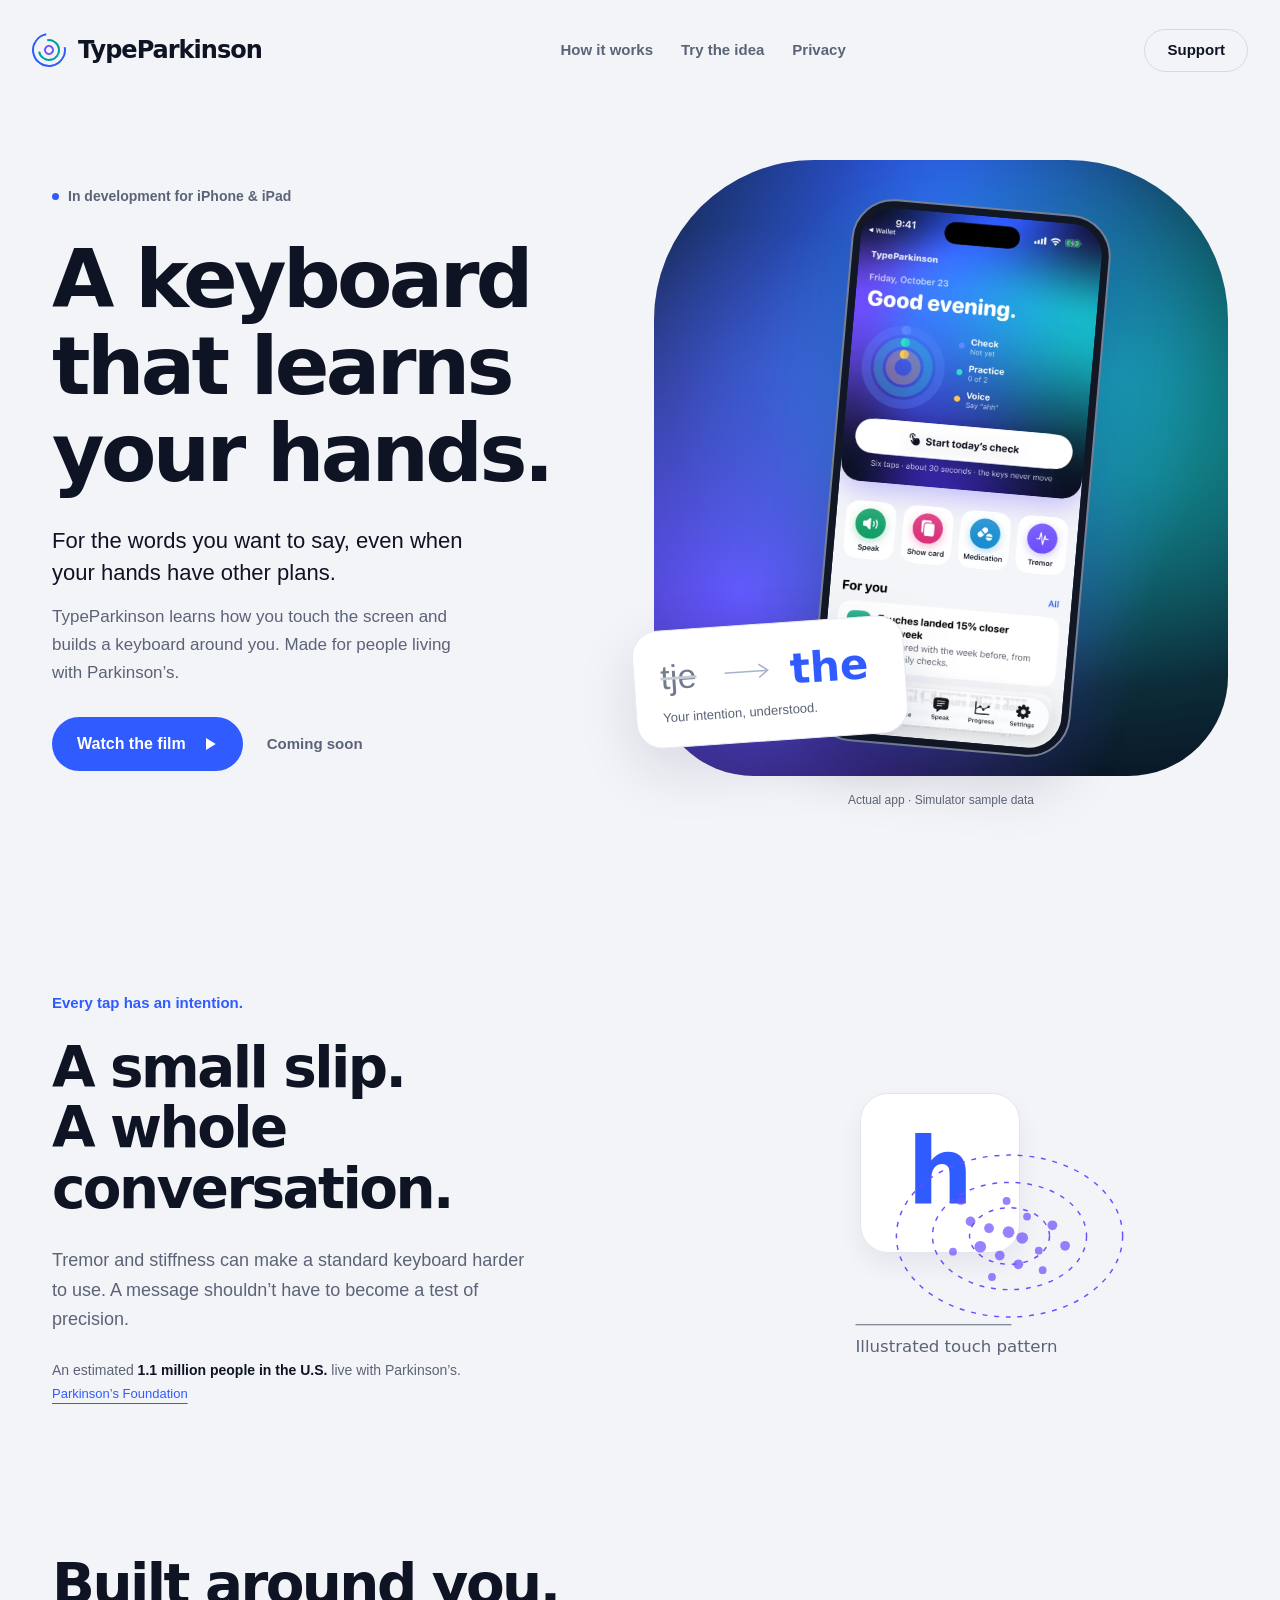
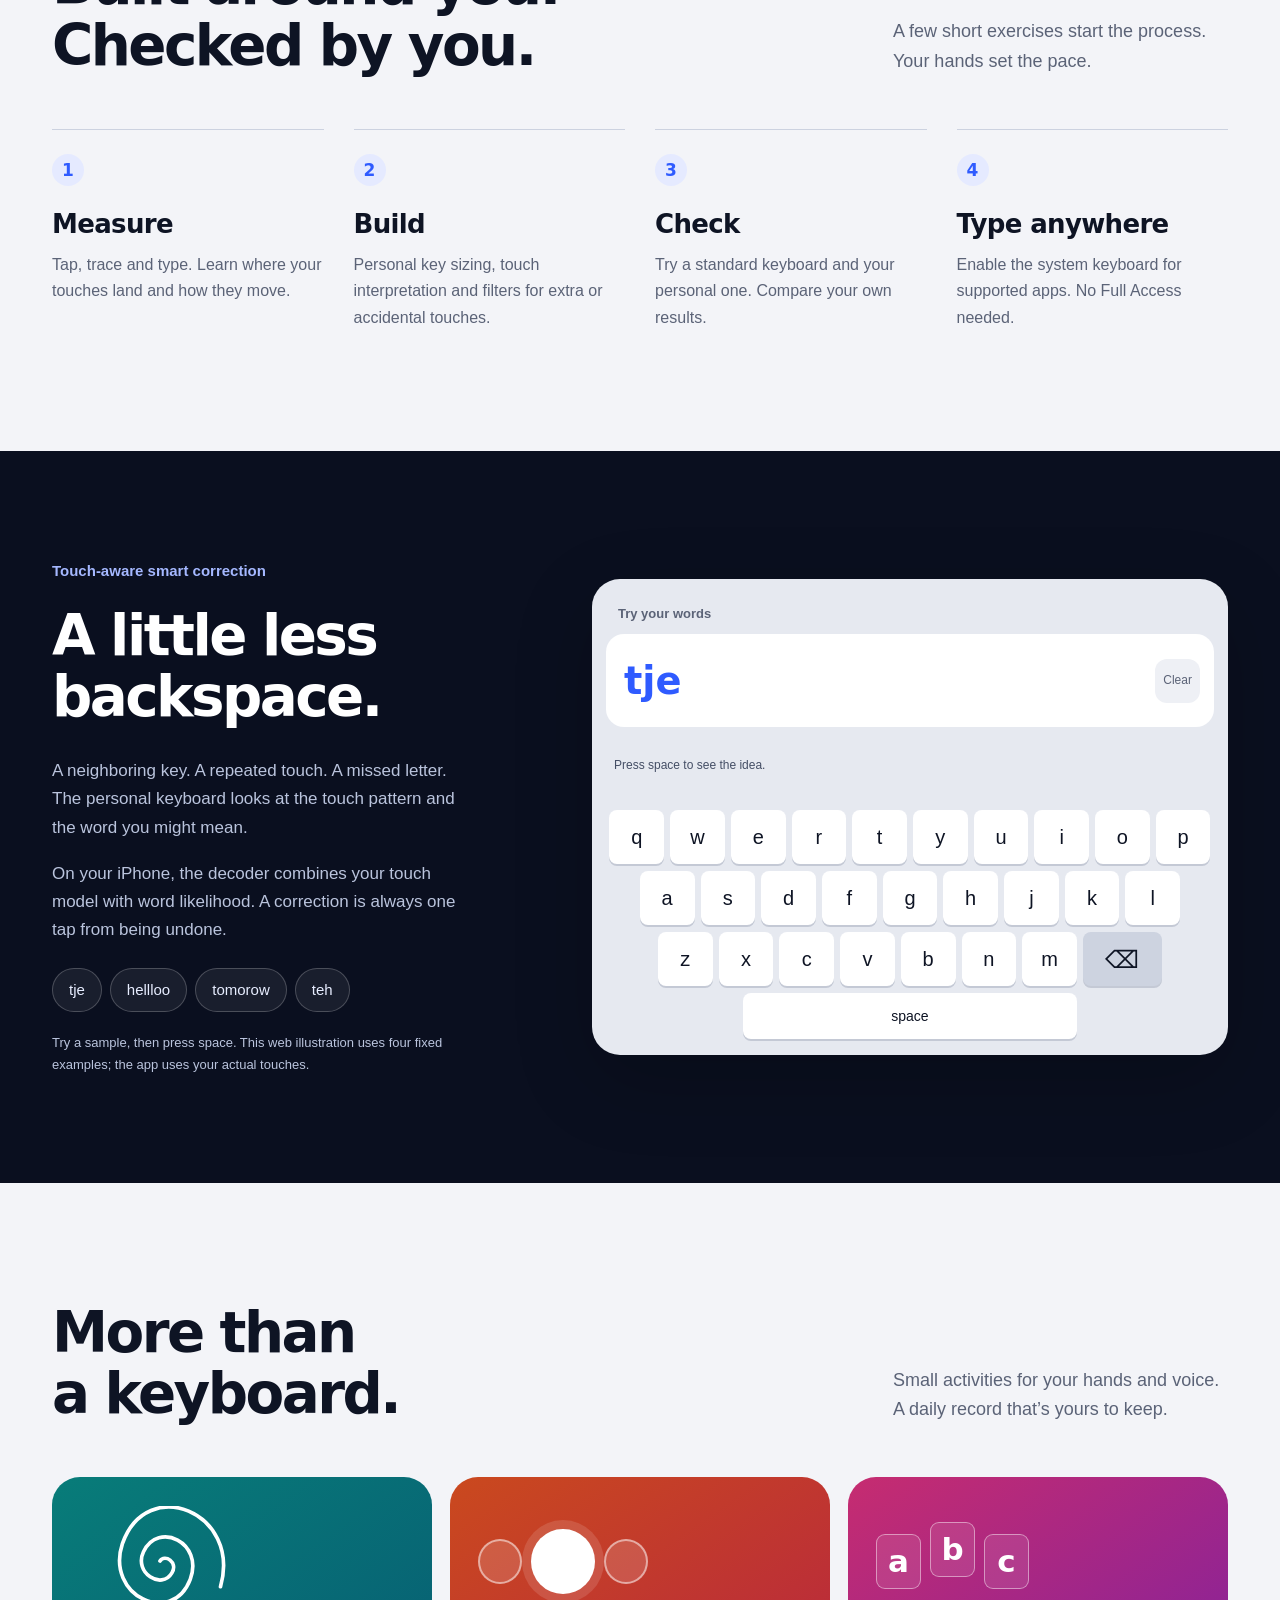
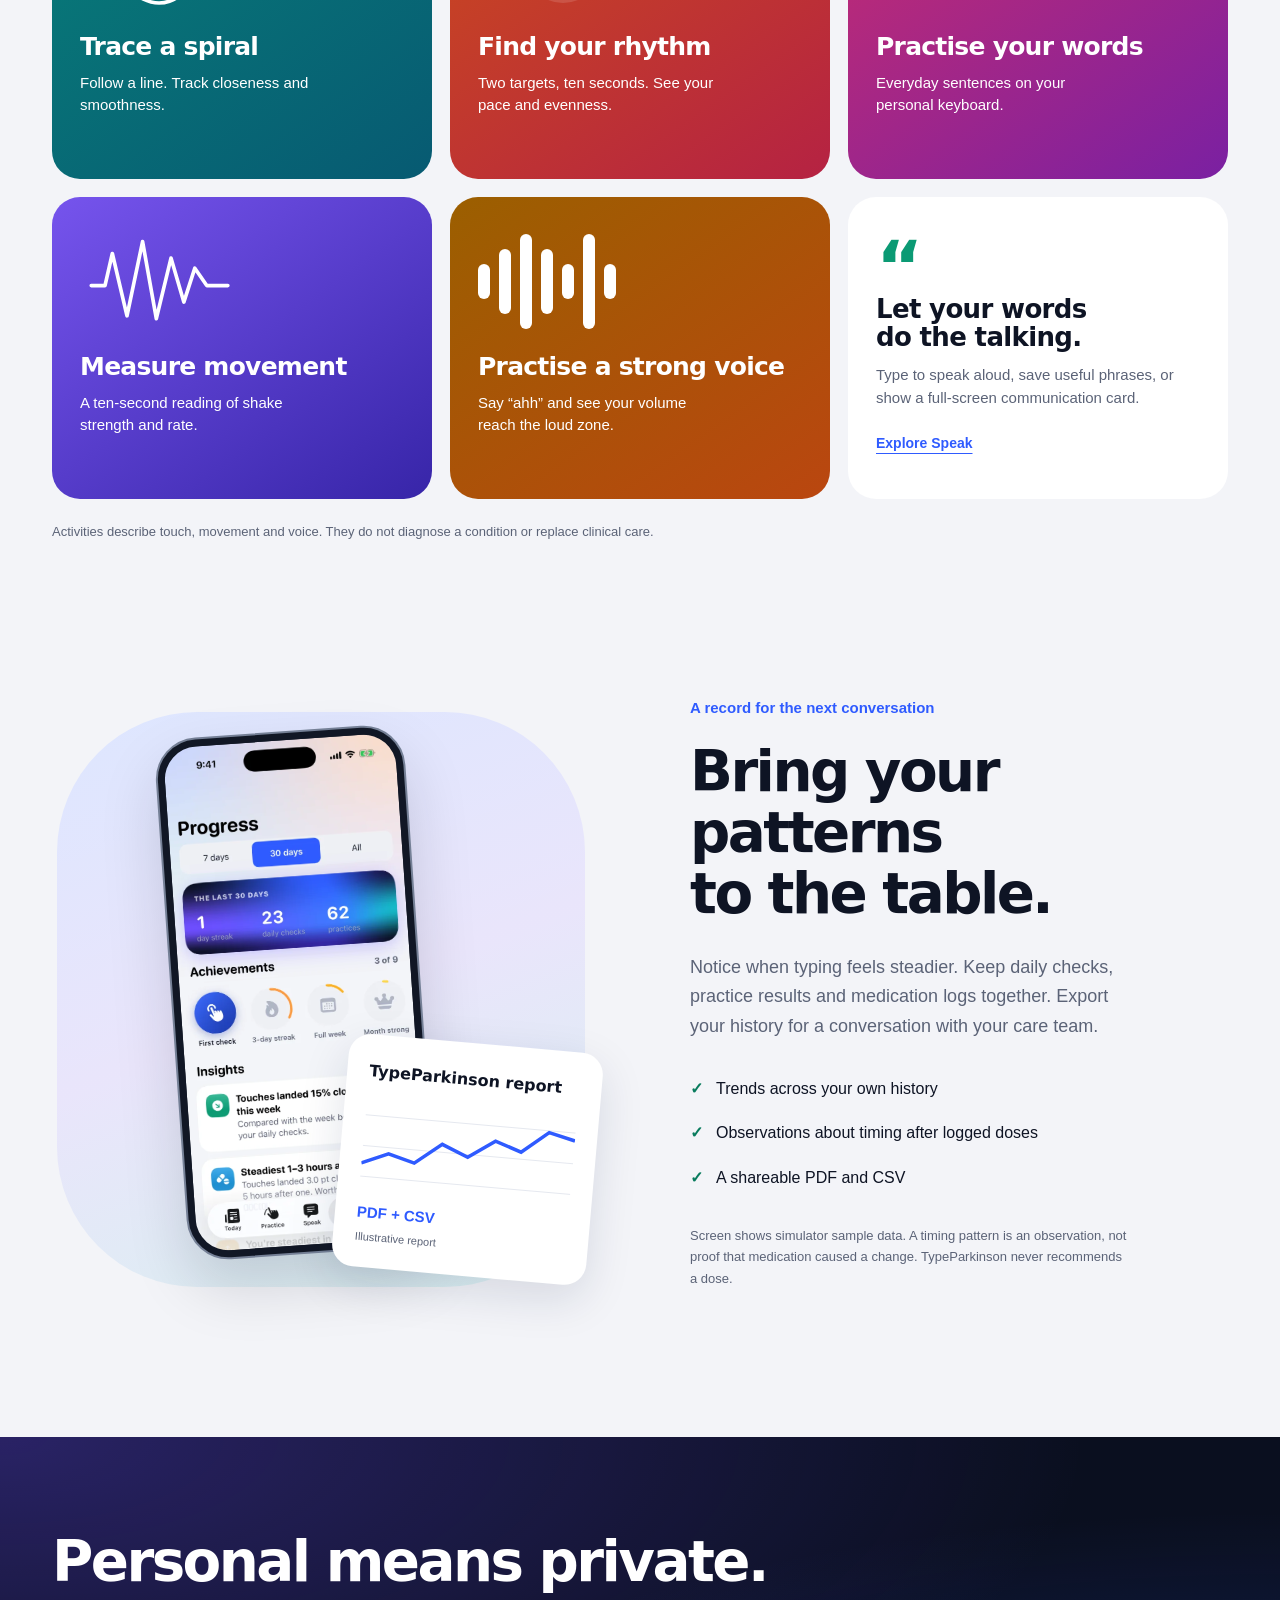
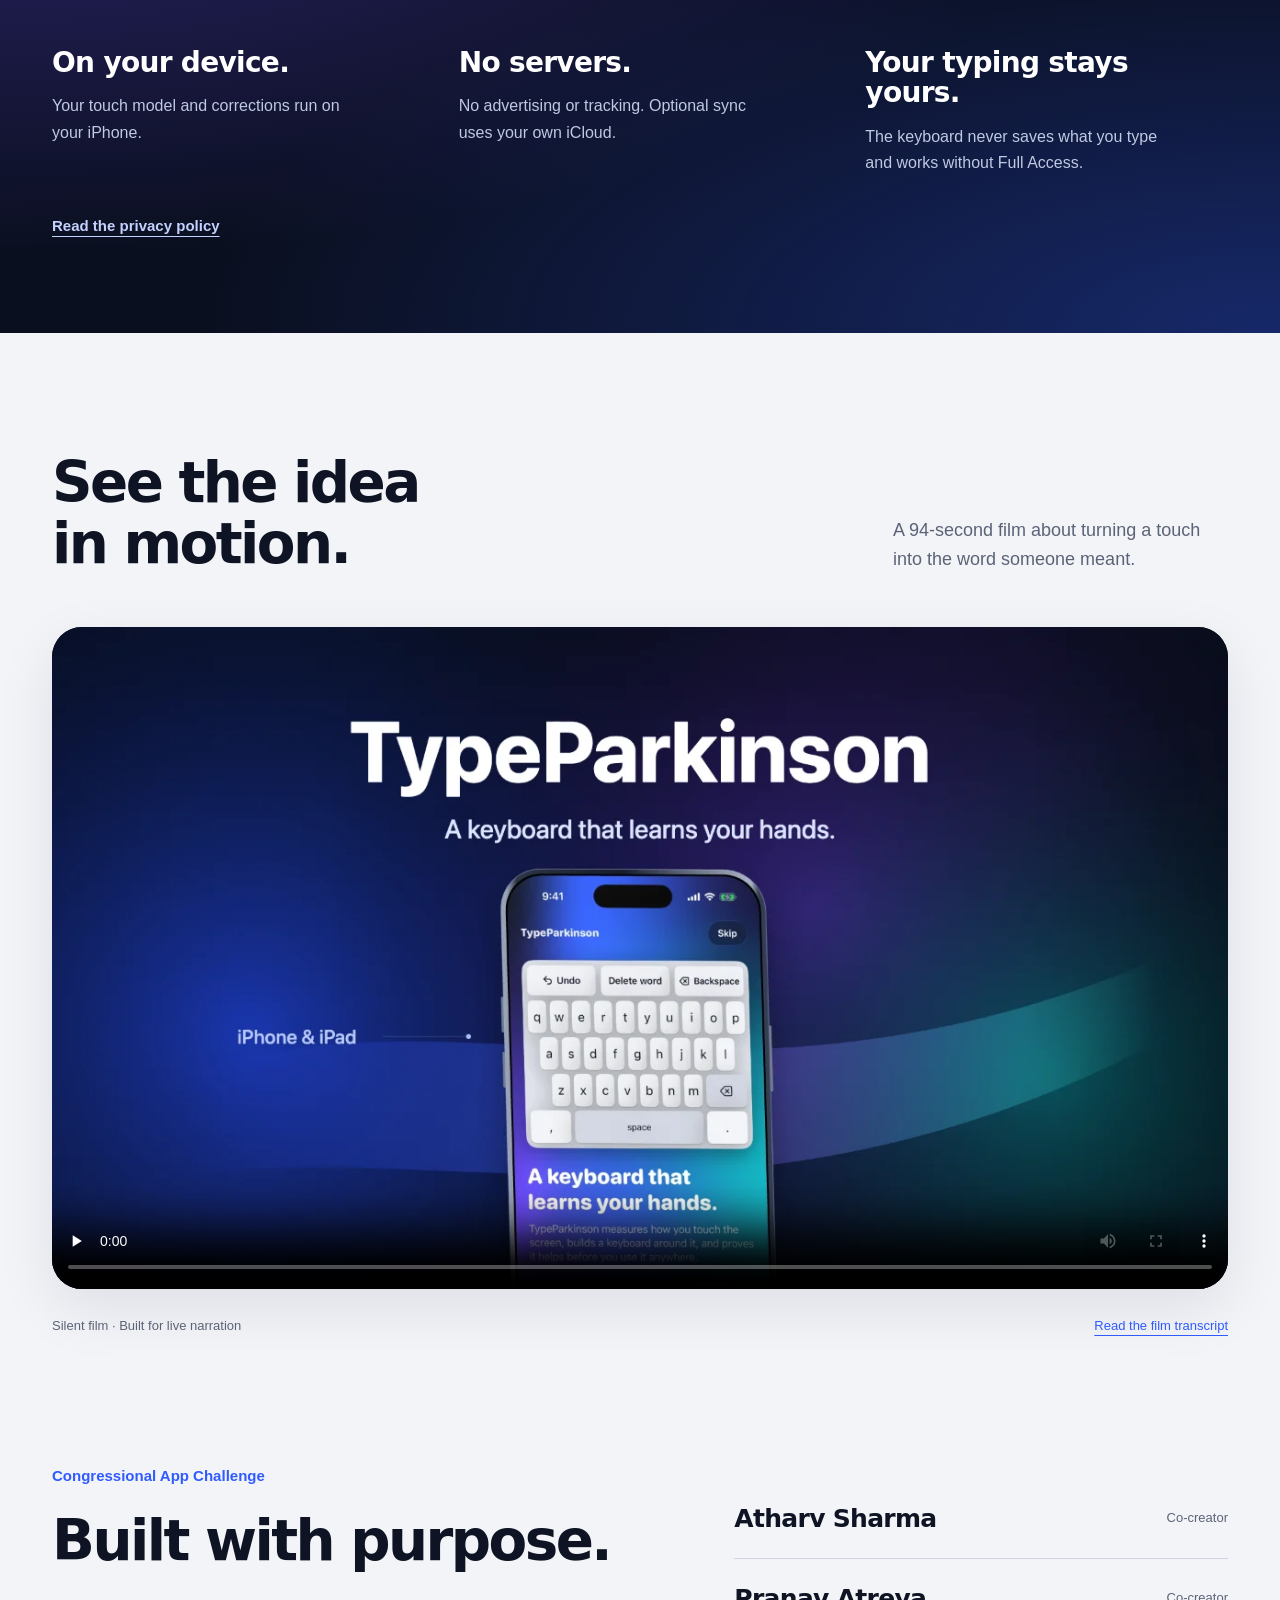
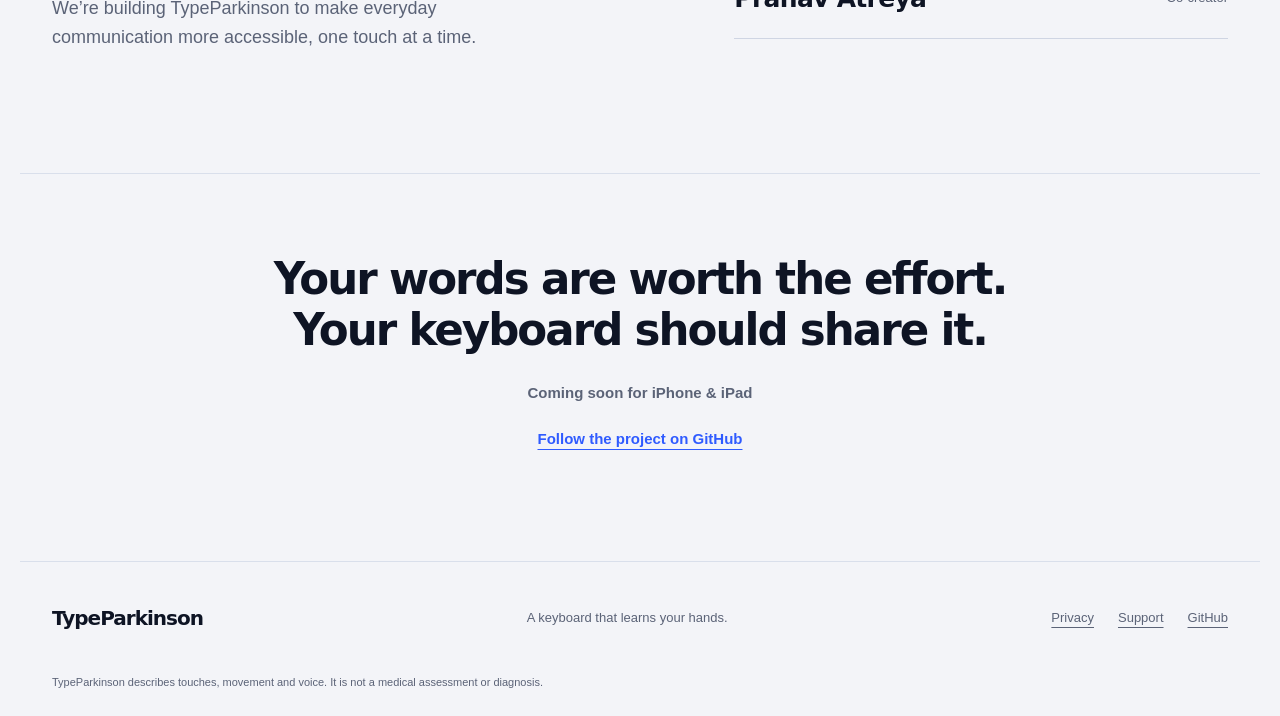
<file: docs/index.html>
<!doctype html>
<html lang="en"><head><meta charset="utf-8"><meta name="viewport" content="width=device-width,initial-scale=1"><meta name="theme-color" content="#F3F4F8"><title>TypeParkinson — A keyboard that learns your hands</title><meta name="description" content="A personal iPhone and iPad keyboard for people with Parkinson’s. Touch-aware correction, daily checks and practice, built to work on your device."><meta property="og:title" content="TypeParkinson — A keyboard that learns your hands"><meta property="og:description" content="Your words. Your rhythm. A personal keyboard and everyday toolkit for people with Parkinson’s."><meta property="og:type" content="website"><meta property="og:url" content="https://pranav-atreya10.github.io/TypeParkinson/"><meta property="og:image" content="https://pranav-atreya10.github.io/TypeParkinson/assets/social.jpg"><link rel="icon" href="assets/app-icon.png"><link rel="stylesheet" href="style.css"><script src="site.js" defer></script></head>
<body class="landing"><a class="skip" href="#main">Skip to content</a>
<header class="site-header"><a class="brand" href="./" aria-label="TypeParkinson home"><span class="brand-mark" aria-hidden="true"><i></i><i></i><i></i></span>TypeParkinson</a><nav aria-label="Main navigation"><a href="#how">How it works</a><a href="#demo">Try the idea</a><a href="#privacy">Privacy</a></nav><a class="header-link" href="support.html">Support</a></header>
<main id="main">
<section class="hero wrap" aria-labelledby="hero-title"><div class="hero-copy"><p class="availability"><span></span> In development for iPhone & iPad</p><h1 id="hero-title">A keyboard<br>that learns<br>your hands.</h1><p class="intro">For the words you want to say, even when your hands have other plans.</p><p class="hero-detail">TypeParkinson learns how you touch the screen and builds a keyboard around you. Made for people living with Parkinson’s.</p><div class="actions"><a class="button" href="#film">Watch the film <svg width="18" height="18" viewBox="0 0 24 24" aria-hidden="true"><path fill="currentColor" d="M8 4v16l13-8z"/></svg></a><span class="coming">Coming soon</span></div></div><div class="hero-art"><div class="aura-field" aria-hidden="true"></div><figure class="phone hero-phone"><img src="assets/today.webp" alt="TypeParkinson Today screen with daily rings, a six-tap check and personal insights. Simulator sample data." width="600" height="1304" fetchpriority="high"></figure><div class="intent-bubble" aria-label="Illustration: tje becomes the"><span>tje</span><svg viewBox="0 0 64 24" aria-hidden="true"><path d="M0 12h58m-12-9 12 9-12 9"/></svg><strong>the</strong><small>Your intention, understood.</small></div><p class="screen-note">Actual app · Simulator sample data</p></div></section>
<section class="problem wrap" aria-labelledby="problem-title"><div><p class="section-note">Every tap has an intention.</p><h2 id="problem-title">A small slip.<br>A whole conversation.</h2><p>Tremor and stiffness can make a standard keyboard harder to use. A message shouldn’t have to become a test of precision.</p><p class="source">An estimated <strong>1.1 million people in the U.S.</strong> live with Parkinson’s. <a href="https://www.parkinson.org/understanding-parkinsons/statistics">Parkinson’s Foundation</a></p></div><div class="touch-art" aria-hidden="true"><div class="touch-key">h</div><svg viewBox="0 0 480 400"><g fill="none" stroke="#6E4DFF" stroke-width="1.5" stroke-dasharray="5 7"><ellipse cx="288" cy="239" rx="116" ry="83"/><ellipse cx="288" cy="239" rx="79" ry="55"/><ellipse cx="288" cy="239" rx="41" ry="29"/></g><g fill="#6e4dff" opacity=".7"><circle cx="248" cy="224" r="5"/><circle cx="301" cy="241" r="6"/><circle cx="270" cy="281" r="4"/><circle cx="332" cy="228" r="5"/><circle cx="285" cy="203" r="4"/><circle cx="258" cy="250" r="6"/><circle cx="297" cy="268" r="5"/><circle cx="322" cy="274" r="4"/><circle cx="238" cy="203" r="4"/><circle cx="345" cy="249" r="5"/><circle cx="287" cy="235" r="6"/><circle cx="306" cy="219" r="4"/><circle cx="267" cy="231" r="5"/><circle cx="318" cy="254" r="4"/><circle cx="278" cy="259" r="5"/><circle cx="230" cy="255" r="4"/></g><path d="M130 330h160" stroke="#5b6377"/><text x="130" y="358" fill="#5b6377" font-size="17" font-family="system-ui">Illustrated touch pattern</text></svg></div></section>
<section class="how wrap" id="how" aria-labelledby="how-title"><div class="section-heading"><h2 id="how-title">Built around you.<br>Checked by you.</h2><p>A few short exercises start the process. Your hands set the pace.</p></div><ol class="steps"><li><span class="step-number">1</span><h3>Measure</h3><p>Tap, trace and type. Learn where your touches land and how they move.</p></li><li><span class="step-number">2</span><h3>Build</h3><p>Personal key sizing, touch interpretation and filters for extra or accidental touches.</p></li><li><span class="step-number">3</span><h3>Check</h3><p>Try a standard keyboard and your personal one. Compare your own results.</p></li><li><span class="step-number">4</span><h3>Type anywhere</h3><p>Enable the system keyboard for supported apps. No Full Access needed.</p></li></ol></section>
<section class="demo-section" id="demo" aria-labelledby="demo-title"><div class="wrap demo-layout"><div class="demo-copy"><p class="section-note">Touch-aware smart correction</p><h2 id="demo-title">A little less<br>backspace.</h2><p>A neighboring key. A repeated touch. A missed letter. The personal keyboard looks at the touch pattern and the word you might mean.</p><p>On your iPhone, the decoder combines your touch model with word likelihood. A correction is always one tap from being undone.</p><div class="example-picks" aria-label="Load a sample misspelling"><button type="button" data-example="tje">tje</button><button type="button" data-example="hellloo">hellloo</button><button type="button" data-example="tomorow">tomorow</button><button type="button" data-example="teh">teh</button></div><p class="demo-disclaimer" id="demo-help">Try a sample, then press space. This web illustration uses four fixed examples; the app uses your actual touches.</p></div><div class="keyboard-demo"><label for="demo-input">Try your words</label><div class="demo-input-wrap"><input id="demo-input" type="text" value="tje" spellcheck="false" autocomplete="off" autocapitalize="off" aria-describedby="demo-help" maxlength="160"><button id="demo-clear" type="button">Clear</button></div><div class="correction-status"><p id="demo-status" role="status" aria-live="polite">Press space to see the idea.</p><button id="demo-revert" type="button" hidden>Undo correction</button></div><div id="web-keyboard" aria-label="Illustrative keyboard"><div class="key-row"><button type="button" data-key="q">q</button><button type="button" data-key="w">w</button><button type="button" data-key="e">e</button><button type="button" data-key="r">r</button><button type="button" data-key="t">t</button><button type="button" data-key="y">y</button><button type="button" data-key="u">u</button><button type="button" data-key="i">i</button><button type="button" data-key="o">o</button><button type="button" data-key="p">p</button></div><div class="key-row"><button type="button" data-key="a">a</button><button type="button" data-key="s">s</button><button type="button" data-key="d">d</button><button type="button" data-key="f">f</button><button type="button" data-key="g">g</button><button type="button" data-key="h">h</button><button type="button" data-key="j">j</button><button type="button" data-key="k">k</button><button type="button" data-key="l">l</button></div><div class="key-row"><button type="button" data-key="z">z</button><button type="button" data-key="x">x</button><button type="button" data-key="c">c</button><button type="button" data-key="v">v</button><button type="button" data-key="b">b</button><button type="button" data-key="n">n</button><button type="button" data-key="m">m</button><button class="backspace" type="button" data-key="Backspace" aria-label="Delete last letter">⌫</button></div><div class="key-row"><button type="button" class="space-key" data-key=" ">space</button></div></div></div></div></section>
<section class="toolkit wrap" id="toolkit" aria-labelledby="toolkit-title"><div class="section-heading"><h2 id="toolkit-title">More than<br>a keyboard.</h2><p>Small activities for your hands and voice. A daily record that’s yours to keep.</p></div><div class="activity-grid"><article class="activity spiral"><div class="activity-graphic" aria-hidden="true"><svg viewBox="0 0 160 120"><path d="M80 60c5-8 20 1 13 13-11 19-42 0-31-23 16-34 66-10 51 30-20 52-93 18-74-39 27-76 130-34 107 47"/></svg></div><h3>Trace a spiral</h3><p>Follow a line. Track closeness and smoothness.</p></article><article class="activity tapping"><div class="activity-graphic taps" aria-hidden="true"><i></i><i></i><i></i></div><h3>Find your rhythm</h3><p>Two targets, ten seconds. See your pace and evenness.</p></article><article class="activity typing"><div class="activity-graphic letter-tiles" aria-hidden="true"><span>a</span><span>b</span><span>c</span></div><h3>Practise your words</h3><p>Everyday sentences on your personal keyboard.</p></article><article class="activity tremor"><div class="activity-graphic" aria-hidden="true"><svg viewBox="0 0 160 120"><path d="M5 65h15l8-35 16 68 17-81 15 84 16-66 14 48 12-37 13 19h23"/></svg></div><h3>Measure movement</h3><p>A ten-second reading of shake strength and rate.</p></article><article class="activity voice"><div class="activity-graphic voice-bars" aria-hidden="true"><i></i><i></i><i></i><i></i><i></i><i></i><i></i></div><h3>Practise a strong voice</h3><p>Say “ahh” and see your volume reach the loud zone.</p></article><article class="speak-card"><span class="mini-mark" aria-hidden="true">“</span><h3>Let your words<br>do the talking.</h3><p>Type to speak aloud, save useful phrases, or show a full-screen communication card.</p><a href="support.html">Explore Speak</a></article></div><p class="toolkit-note">Activities describe touch, movement and voice. They do not diagnose a condition or replace clinical care.</p></section>
<section class="care wrap" aria-labelledby="care-title"><div class="care-visual"><figure class="phone care-phone"><img src="assets/progress.webp" alt="Progress screen showing achievements and observations from sample history." width="600" height="1304" loading="lazy"></figure><div class="report-peek" aria-label="PDF and CSV export available"><span>TypeParkinson report</span><svg viewBox="0 0 240 90" aria-hidden="true"><path d="M0 80h240M0 45h240M0 10h240" stroke="#e3e6ee" fill="none"/><path d="m0 65 30-13 30 8 30-24 30 12 30-21 30 10 30-25 30 7" stroke="#2f5bff" fill="none" stroke-width="4"/></svg><strong>PDF + CSV</strong><small>Illustrative report</small></div></div><div class="care-copy"><p class="section-note">A record for the next conversation</p><h2 id="care-title">Bring your patterns<br>to the table.</h2><p>Notice when typing feels steadier. Keep daily checks, practice results and medication logs together. Export your history for a conversation with your care team.</p><ul class="check-list"><li>Trends across your own history</li><li>Observations about timing after logged doses</li><li>A shareable PDF and CSV</li></ul><p class="fine-print">Screen shows simulator sample data. A timing pattern is an observation, not proof that medication caused a change. TypeParkinson never recommends a dose.</p></div></section>
<section class="privacy-section" id="privacy" aria-labelledby="privacy-title"><div class="wrap"><h2 id="privacy-title">Personal means private.</h2><div class="privacy-points"><div><span aria-hidden="true">01</span><h3>On your device.</h3><p>Your touch model and corrections run on your iPhone.</p></div><div><span aria-hidden="true">02</span><h3>No servers.</h3><p>No advertising or tracking. Optional sync uses your own iCloud.</p></div><div><span aria-hidden="true">03</span><h3>Your typing stays yours.</h3><p>The keyboard never saves what you type and works without Full Access.</p></div></div><a class="text-link" href="privacy.html">Read the privacy policy</a></div></section>
<section class="film-section wrap" id="film" aria-labelledby="film-title"><div class="section-heading"><h2 id="film-title">See the idea<br>in motion.</h2><p>A 94-second film about turning a touch into the word someone meant.</p></div><video controls playsinline preload="none" poster="assets/film-poster.webp" aria-label="TypeParkinson presentation, 94 seconds, silent"><source src="assets/typeparkinson-film.mp4" type="video/mp4"><p><a href="assets/typeparkinson-film.mp4">Download the TypeParkinson film</a>.</p></video><div class="film-caption"><span>Silent film · Built for live narration</span><a href="film-transcript.html">Read the film transcript</a></div></section>
<section class="team wrap" aria-labelledby="team-title"><div><p class="section-note">Congressional App Challenge</p><h2 id="team-title">Built with purpose.</h2><p>We’re building TypeParkinson to make everyday communication more accessible, one touch at a time.</p></div><div class="team-names"><a href="https://github.com/BurTheBear"><strong>Atharv Sharma</strong><span>Co-creator</span></a><a href="https://github.com/pranav-atreya10"><strong>Pranav Atreya</strong><span>Co-creator</span></a></div></section>
<section class="closing wrap"><h2>Your words are worth the effort.<br>Your keyboard should share it.</h2><span class="coming">Coming soon for iPhone & iPad</span><a class="text-link" href="https://github.com/pranav-atreya10/TypeParkinson">Follow the project on GitHub</a></section>
</main><footer class="site-footer wrap"><a class="brand" href="./">TypeParkinson</a><p>A keyboard that learns your hands.</p><nav aria-label="Footer navigation"><a href="privacy.html">Privacy</a><a href="support.html">Support</a><a href="https://github.com/pranav-atreya10/TypeParkinson">GitHub</a></nav><p class="medical-note">TypeParkinson describes touches, movement and voice. It is not a medical assessment or diagnosis.</p></footer></body></html>
</file>
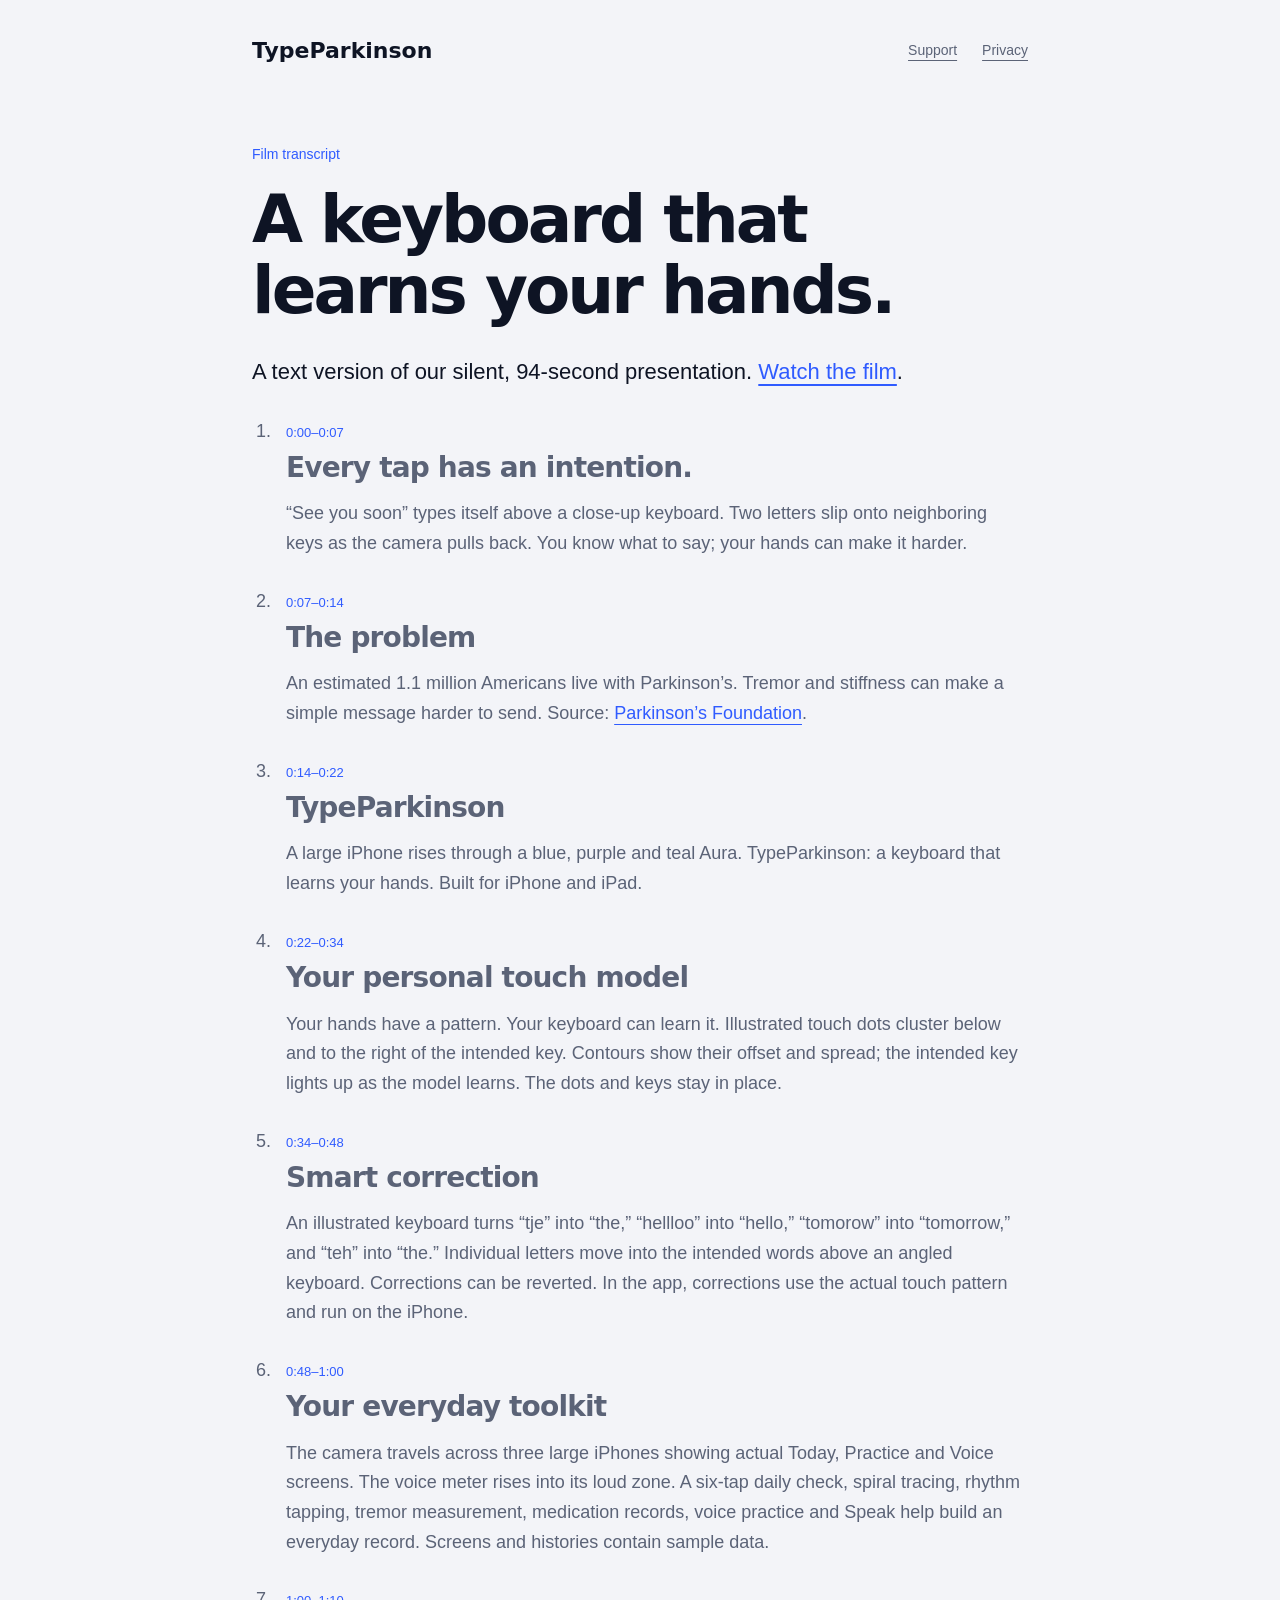
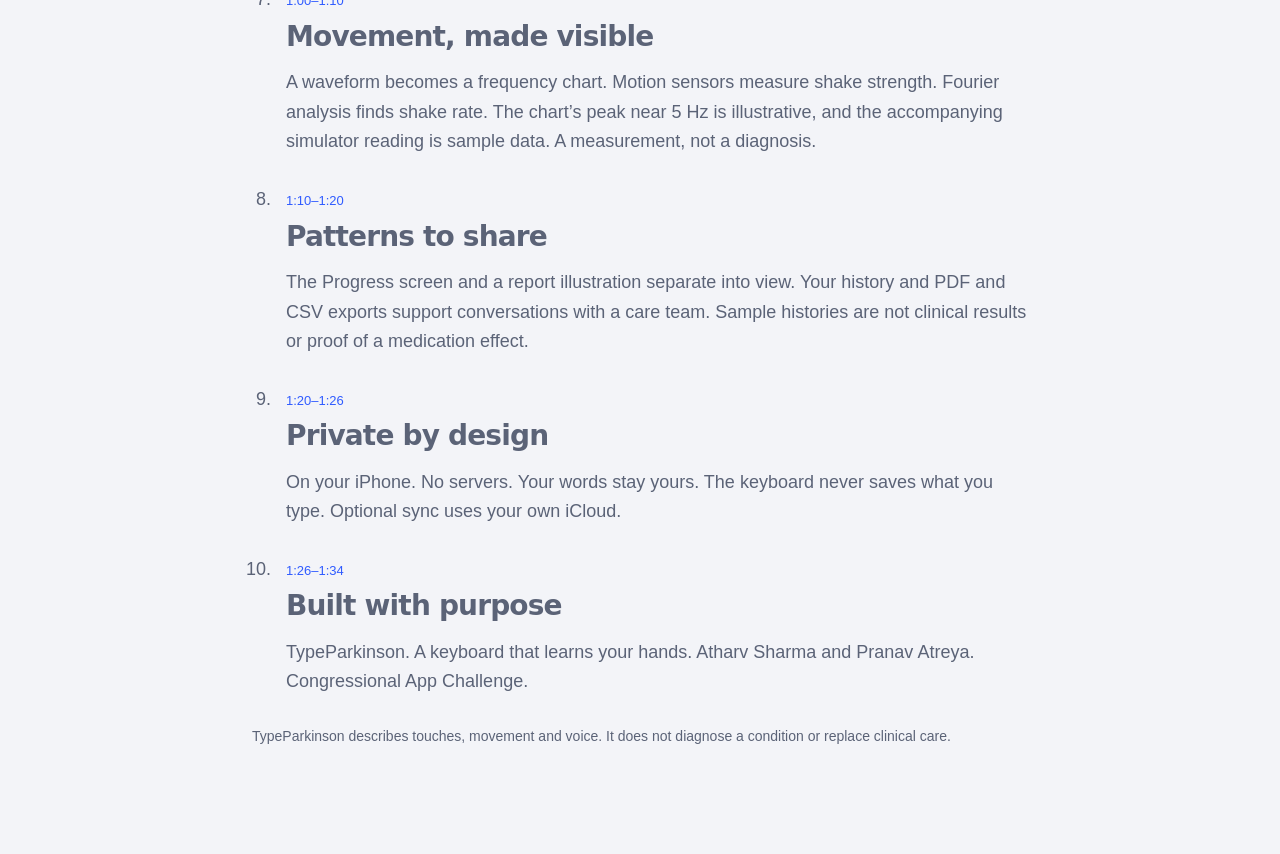
<file: docs/film-transcript.html>
<!doctype html><html lang="en"><head><meta charset="utf-8"><meta name="viewport" content="width=device-width,initial-scale=1"><title>Film transcript · TypeParkinson</title><meta name="description" content="Text transcript of the TypeParkinson presentation film."><link rel="stylesheet" href="style.css"></head><body><main><nav aria-label="Main navigation"><a href="./">TypeParkinson</a><a href="support.html">Support</a><a href="privacy.html">Privacy</a></nav><div class="kicker">Film transcript</div><h1>A keyboard that learns your hands.</h1><p class="lede">A text version of our silent, 94-second presentation. <a href="./#film">Watch the film</a>.</p><ol class="transcript-list"><li><time>0:00–0:07</time><h2>Every tap has an intention.</h2><p>“See you soon” types itself above a close-up keyboard. Two letters slip onto neighboring keys as the camera pulls back. You know what to say; your hands can make it harder.</p></li><li><time>0:07–0:14</time><h2>The problem</h2><p>An estimated 1.1 million Americans live with Parkinson’s. Tremor and stiffness can make a simple message harder to send. Source: <a href="https://www.parkinson.org/understanding-parkinsons/statistics">Parkinson’s Foundation</a>.</p></li><li><time>0:14–0:22</time><h2>TypeParkinson</h2><p>A large iPhone rises through a blue, purple and teal Aura. TypeParkinson: a keyboard that learns your hands. Built for iPhone and iPad.</p></li><li><time>0:22–0:34</time><h2>Your personal touch model</h2><p>Your hands have a pattern. Your keyboard can learn it. Illustrated touch dots cluster below and to the right of the intended key. Contours show their offset and spread; the intended key lights up as the model learns. The dots and keys stay in place.</p></li><li><time>0:34–0:48</time><h2>Smart correction</h2><p>An illustrated keyboard turns “tje” into “the,” “hellloo” into “hello,” “tomorow” into “tomorrow,” and “teh” into “the.” Individual letters move into the intended words above an angled keyboard. Corrections can be reverted. In the app, corrections use the actual touch pattern and run on the iPhone.</p></li><li><time>0:48–1:00</time><h2>Your everyday toolkit</h2><p>The camera travels across three large iPhones showing actual Today, Practice and Voice screens. The voice meter rises into its loud zone. A six-tap daily check, spiral tracing, rhythm tapping, tremor measurement, medication records, voice practice and Speak help build an everyday record. Screens and histories contain sample data.</p></li><li><time>1:00–1:10</time><h2>Movement, made visible</h2><p>A waveform becomes a frequency chart. Motion sensors measure shake strength. Fourier analysis finds shake rate. The chart’s peak near 5 Hz is illustrative, and the accompanying simulator reading is sample data. A measurement, not a diagnosis.</p></li><li><time>1:10–1:20</time><h2>Patterns to share</h2><p>The Progress screen and a report illustration separate into view. Your history and PDF and CSV exports support conversations with a care team. Sample histories are not clinical results or proof of a medication effect.</p></li><li><time>1:20–1:26</time><h2>Private by design</h2><p>On your iPhone. No servers. Your words stay yours. The keyboard never saves what you type. Optional sync uses your own iCloud.</p></li><li><time>1:26–1:34</time><h2>Built with purpose</h2><p>TypeParkinson. A keyboard that learns your hands. Atharv Sharma and Pranav Atreya. Congressional App Challenge.</p></li></ol><p class="muted">TypeParkinson describes touches, movement and voice. It does not diagnose a condition or replace clinical care.</p></main></body></html>
</file>
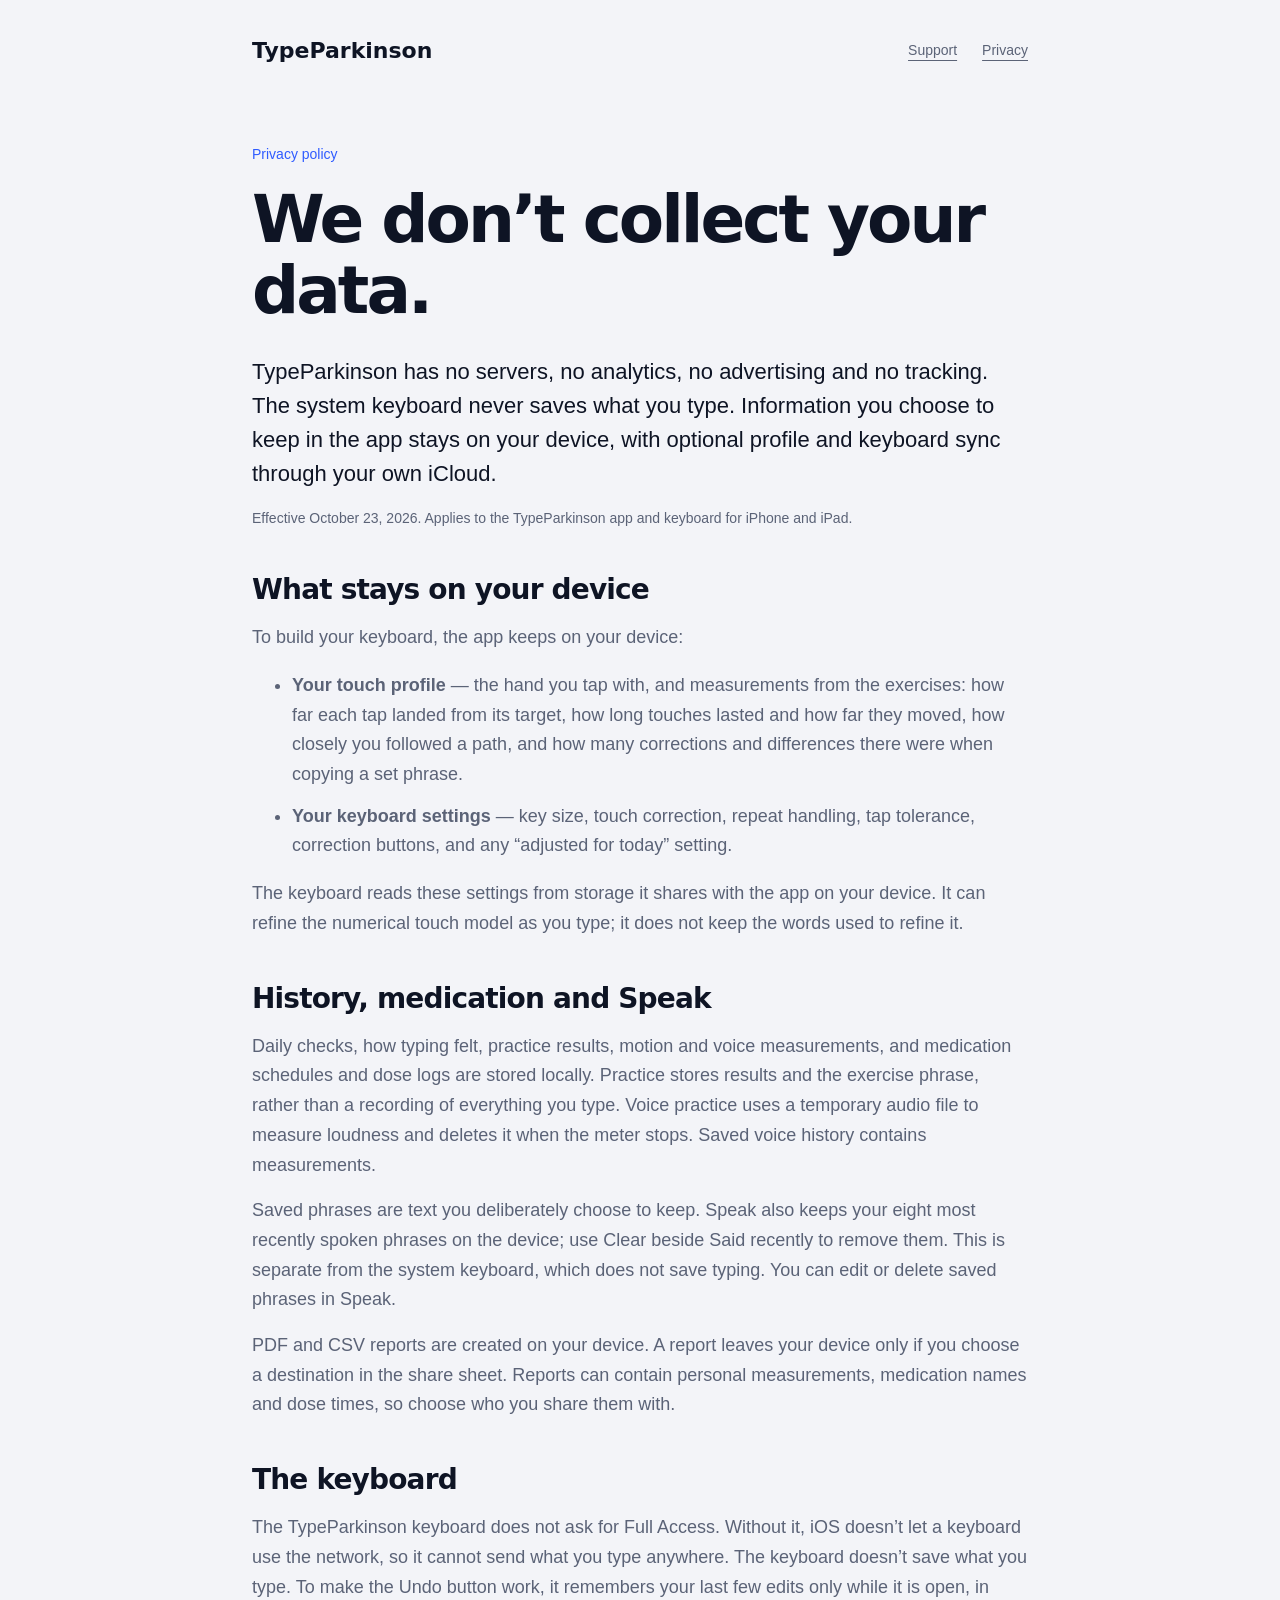
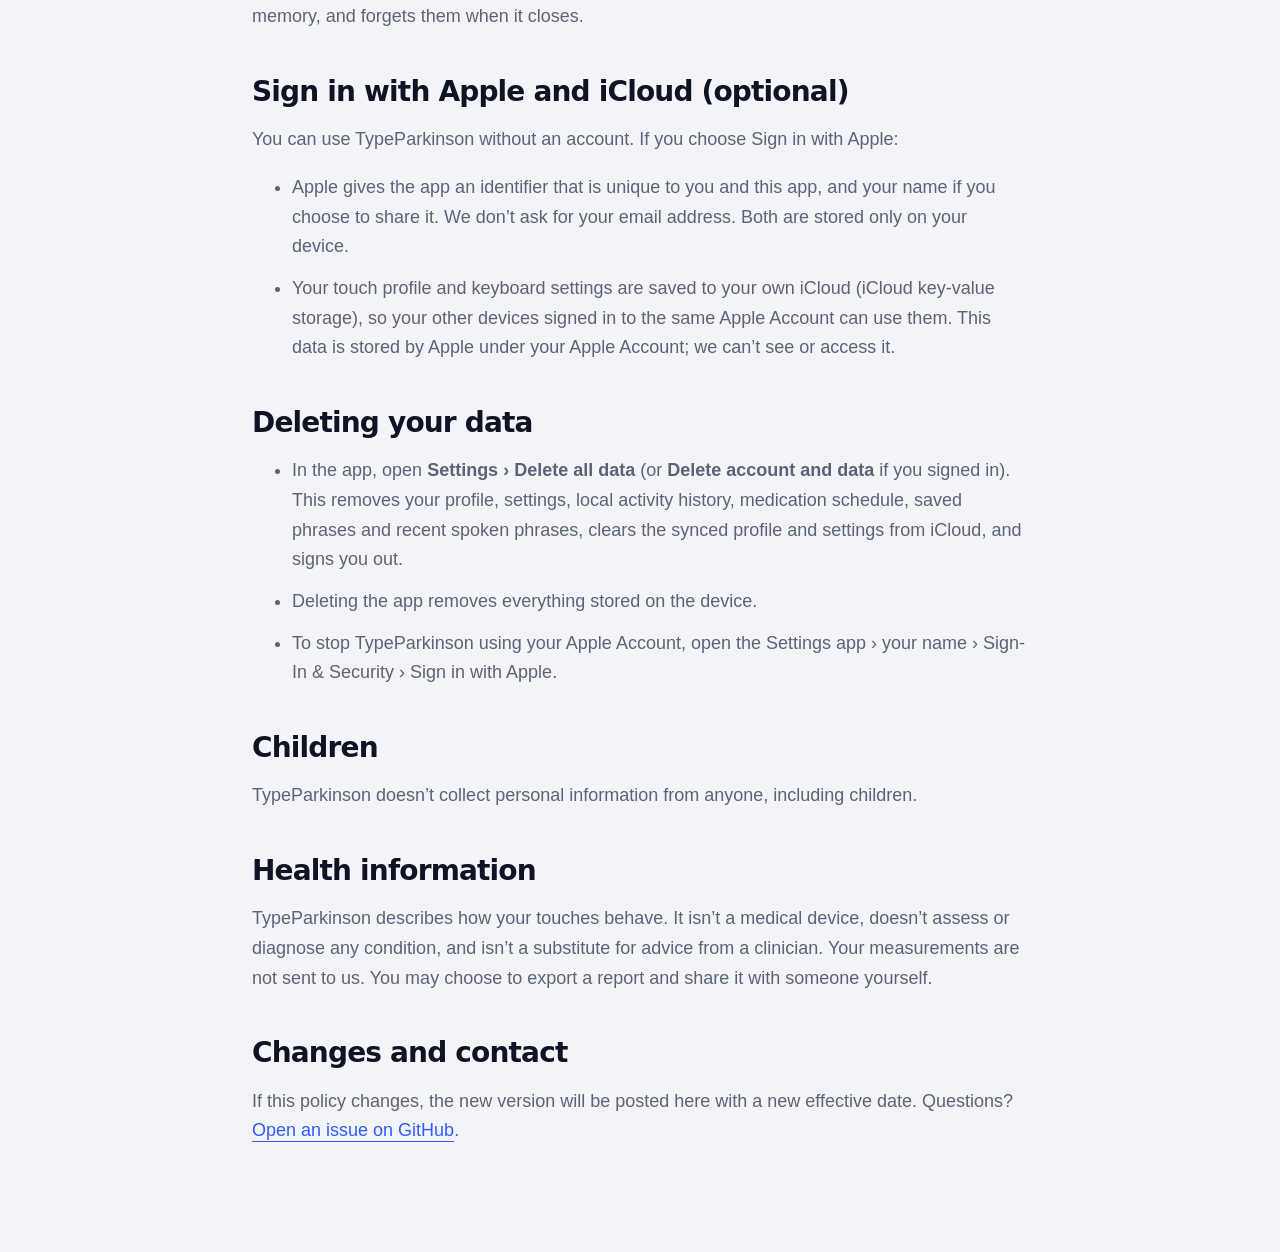
<file: docs/privacy.html>
<!doctype html>
<html lang="en">
<head>
<meta charset="utf-8">
<meta name="viewport" content="width=device-width, initial-scale=1">
<title>Privacy Policy · TypeParkinson</title>
<meta name="description" content="How TypeParkinson handles touch measurements, local history, saved phrases and optional iCloud sync.">
<link rel="stylesheet" href="style.css">
</head>
<body>
<main>
  <nav><a href="./">TypeParkinson</a><a href="support.html">Support</a><a href="privacy.html">Privacy</a></nav>
  <div class="kicker">Privacy policy</div>
  <h1>We don’t collect your data.</h1>
  <p class="lede">TypeParkinson has no servers, no analytics, no advertising and no tracking. The system keyboard never saves what you type. Information you choose to keep in the app stays on your device, with optional profile and keyboard sync through your own iCloud.</p>
  <p class="muted">Effective October 23, 2026. Applies to the TypeParkinson app and keyboard for iPhone and iPad.</p>

  <h2>What stays on your device</h2>
  <p>To build your keyboard, the app keeps on your device:</p>
  <ul>
    <li><strong>Your touch profile</strong> — the hand you tap with, and measurements from the exercises: how far each tap landed from its target, how long touches lasted and how far they moved, how closely you followed a path, and how many corrections and differences there were when copying a set phrase.</li>
    <li><strong>Your keyboard settings</strong> — key size, touch correction, repeat handling, tap tolerance, correction buttons, and any “adjusted for today” setting.</li>
  </ul>
  <p>The keyboard reads these settings from storage it shares with the app on your device. It can refine the numerical touch model as you type; it does not keep the words used to refine it.</p>

  <h2>History, medication and Speak</h2>
  <p>Daily checks, how typing felt, practice results, motion and voice measurements, and medication schedules and dose logs are stored locally. Practice stores results and the exercise phrase, rather than a recording of everything you type. Voice practice uses a temporary audio file to measure loudness and deletes it when the meter stops. Saved voice history contains measurements.</p>
  <p>Saved phrases are text you deliberately choose to keep. Speak also keeps your eight most recently spoken phrases on the device; use Clear beside Said recently to remove them. This is separate from the system keyboard, which does not save typing. You can edit or delete saved phrases in Speak.</p>
  <p>PDF and CSV reports are created on your device. A report leaves your device only if you choose a destination in the share sheet. Reports can contain personal measurements, medication names and dose times, so choose who you share them with.</p>
  <h2>The keyboard</h2>
  <p>The TypeParkinson keyboard does not ask for Full Access. Without it, iOS doesn’t let a keyboard use the network, so it cannot send what you type anywhere. The keyboard doesn’t save what you type. To make the Undo button work, it remembers your last few edits only while it is open, in memory, and forgets them when it closes.</p>

  <h2>Sign in with Apple and iCloud (optional)</h2>
  <p>You can use TypeParkinson without an account. If you choose Sign in with Apple:</p>
  <ul>
    <li>Apple gives the app an identifier that is unique to you and this app, and your name if you choose to share it. We don’t ask for your email address. Both are stored only on your device.</li>
    <li>Your touch profile and keyboard settings are saved to your own iCloud (iCloud key-value storage), so your other devices signed in to the same Apple Account can use them. This data is stored by Apple under your Apple Account; we can’t see or access it.</li>
  </ul>

  <h2>Deleting your data</h2>
  <ul>
    <li>In the app, open <strong>Settings › Delete all data</strong> (or <strong>Delete account and data</strong> if you signed in). This removes your profile, settings, local activity history, medication schedule, saved phrases and recent spoken phrases, clears the synced profile and settings from iCloud, and signs you out.</li>
    <li>Deleting the app removes everything stored on the device.</li>
    <li>To stop TypeParkinson using your Apple Account, open the Settings app › your name › Sign-In &amp; Security › Sign in with Apple.</li>
  </ul>

  <h2>Children</h2>
  <p>TypeParkinson doesn’t collect personal information from anyone, including children.</p>

  <h2>Health information</h2>
  <p>TypeParkinson describes how your touches behave. It isn’t a medical device, doesn’t assess or diagnose any condition, and isn’t a substitute for advice from a clinician. Your measurements are not sent to us. You may choose to export a report and share it with someone yourself.</p>

  <h2>Changes and contact</h2>
  <p>If this policy changes, the new version will be posted here with a new effective date. Questions? <a href="https://github.com/pranav-atreya10/TypeParkinson/issues">Open an issue on GitHub</a>.</p>
</main>
</body>
</html>
</file>
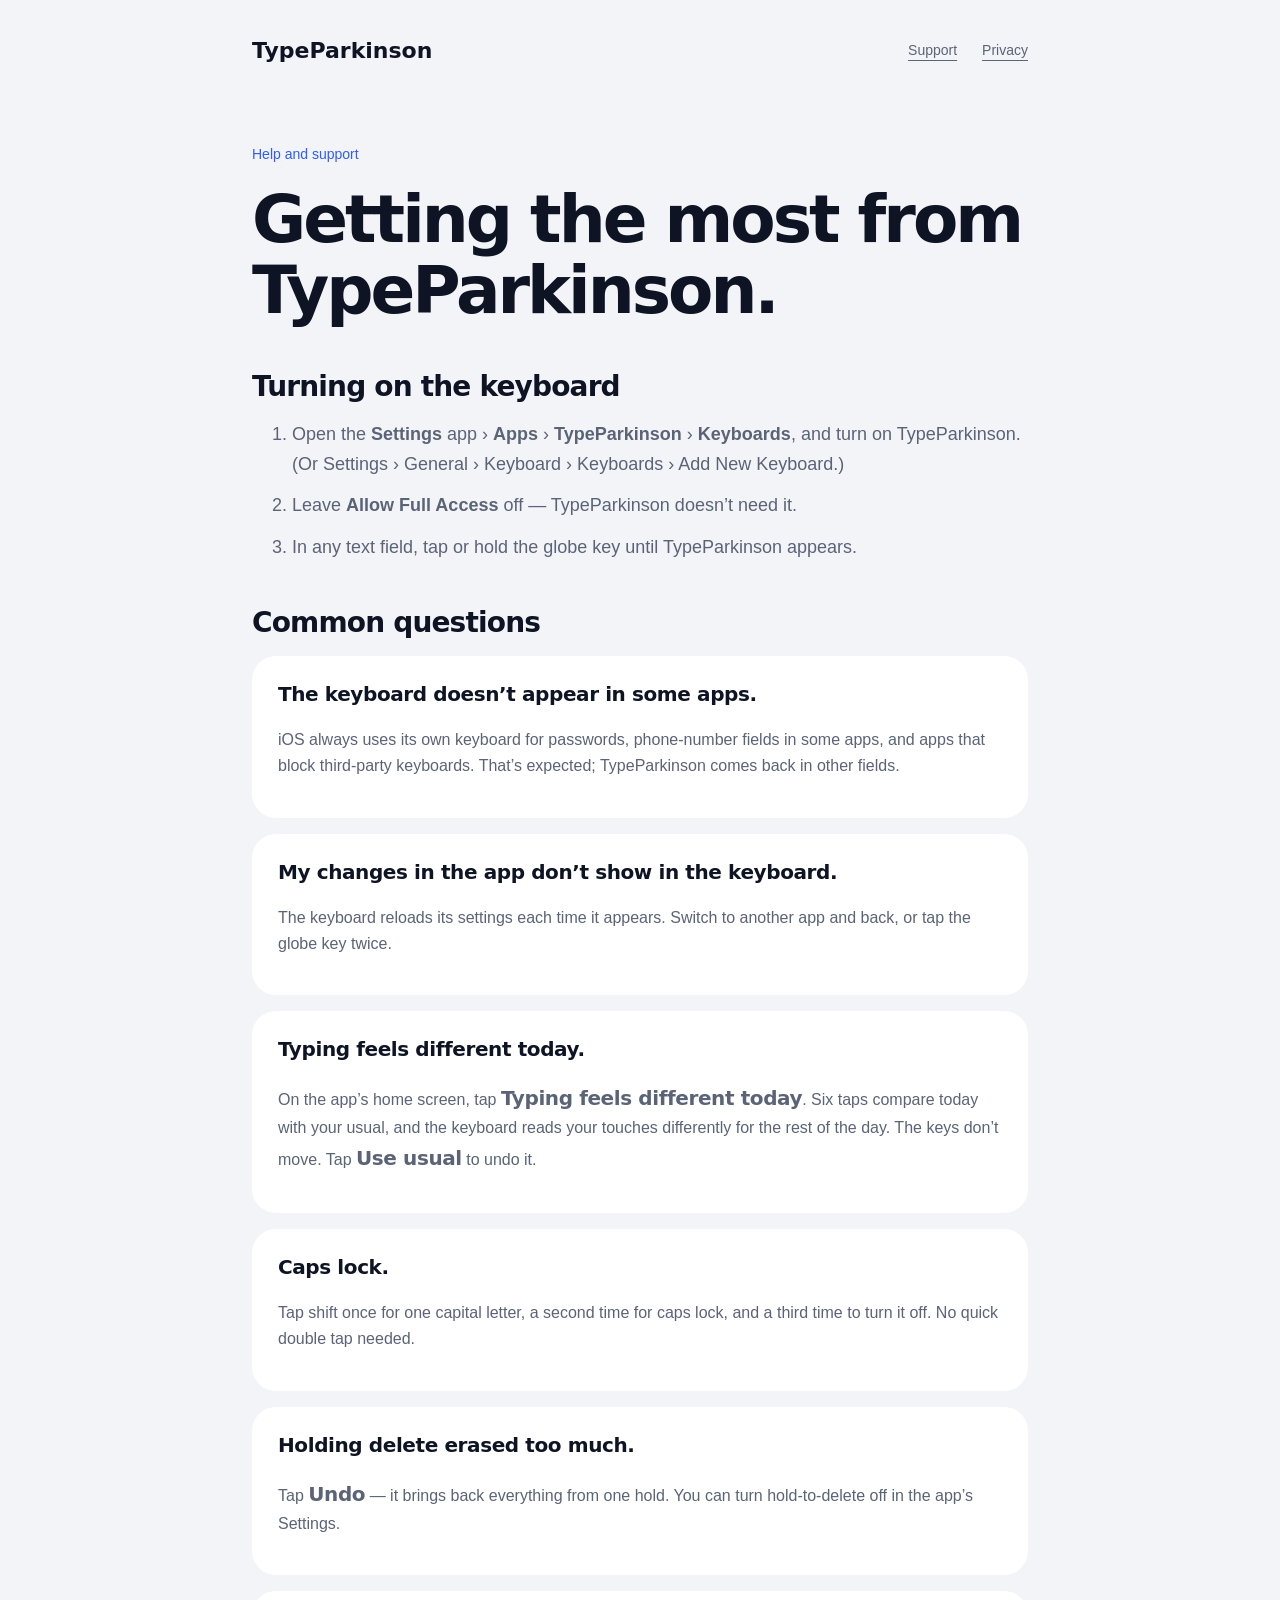
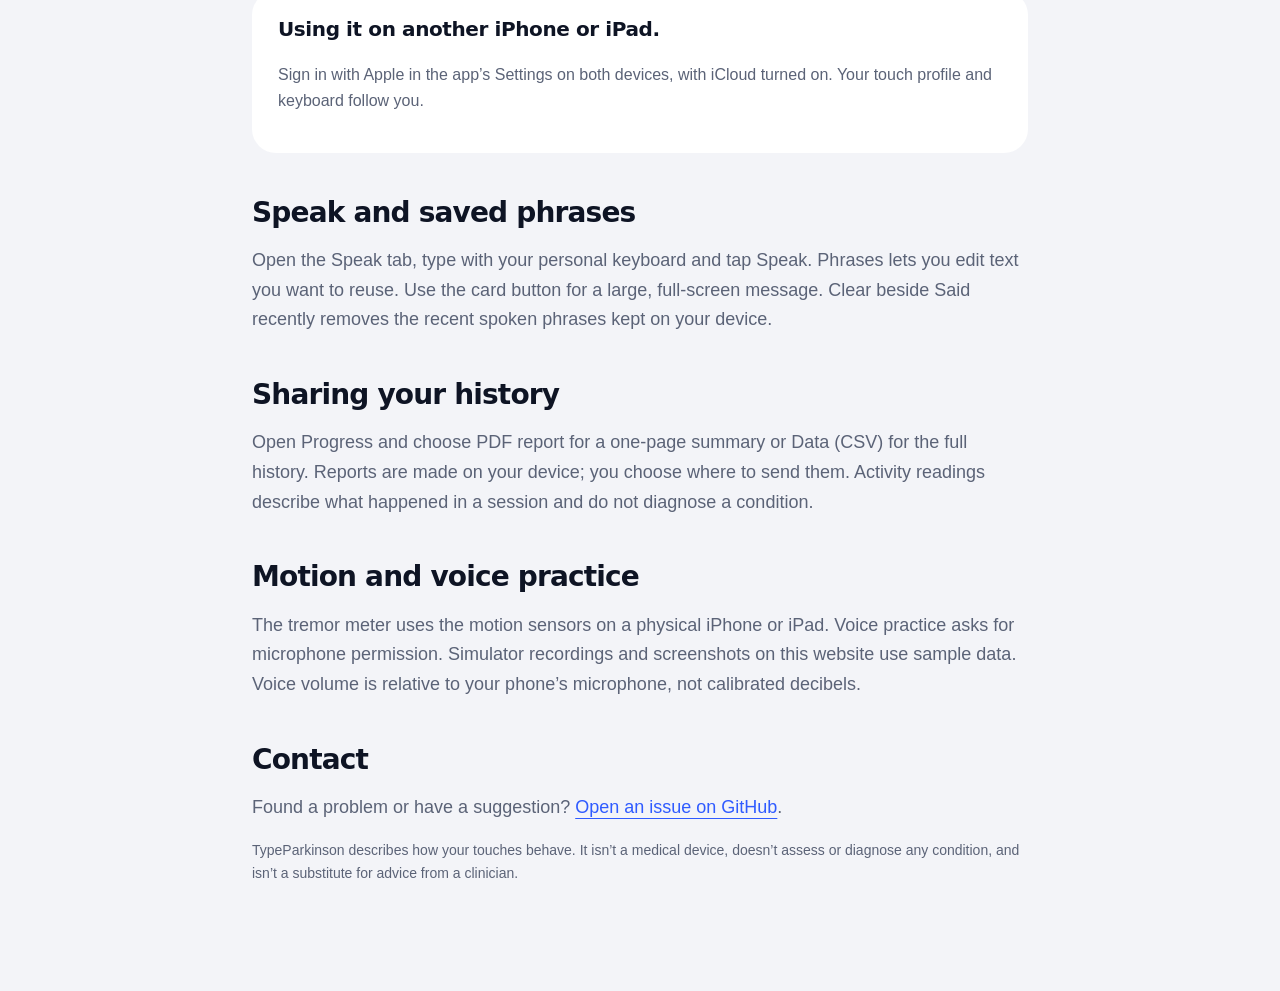
<file: docs/support.html>
<!doctype html>
<html lang="en">
<head>
<meta charset="utf-8">
<meta name="viewport" content="width=device-width, initial-scale=1">
<title>Support · TypeParkinson</title>
<meta name="description" content="Help with setting up and using the TypeParkinson keyboard.">
<link rel="stylesheet" href="style.css">
</head>
<body>
<main>
  <nav><a href="./">TypeParkinson</a><a href="support.html">Support</a><a href="privacy.html">Privacy</a></nav>
  <div class="kicker">Help and support</div>
  <h1>Getting the most from TypeParkinson.</h1>

  <h2>Turning on the keyboard</h2>
  <ol>
    <li>Open the <strong>Settings</strong> app › <strong>Apps</strong> › <strong>TypeParkinson</strong> › <strong>Keyboards</strong>, and turn on TypeParkinson. (Or Settings › General › Keyboard › Keyboards › Add New Keyboard.)</li>
    <li>Leave <strong>Allow Full Access</strong> off — TypeParkinson doesn’t need it.</li>
    <li>In any text field, tap or hold the globe key until TypeParkinson appears.</li>
  </ol>

  <h2>Common questions</h2>
  <div class="card">
    <strong>The keyboard doesn’t appear in some apps.</strong>
    <p>iOS always uses its own keyboard for passwords, phone-number fields in some apps, and apps that block third-party keyboards. That’s expected; TypeParkinson comes back in other fields.</p>
  </div>
  <div class="card">
    <strong>My changes in the app don’t show in the keyboard.</strong>
    <p>The keyboard reloads its settings each time it appears. Switch to another app and back, or tap the globe key twice.</p>
  </div>
  <div class="card">
    <strong>Typing feels different today.</strong>
    <p>On the app’s home screen, tap <strong>Typing feels different today</strong>. Six taps compare today with your usual, and the keyboard reads your touches differently for the rest of the day. The keys don’t move. Tap <strong>Use usual</strong> to undo it.</p>
  </div>
  <div class="card">
    <strong>Caps lock.</strong>
    <p>Tap shift once for one capital letter, a second time for caps lock, and a third time to turn it off. No quick double tap needed.</p>
  </div>
  <div class="card">
    <strong>Holding delete erased too much.</strong>
    <p>Tap <strong>Undo</strong> — it brings back everything from one hold. You can turn hold-to-delete off in the app’s Settings.</p>
  </div>
  <div class="card">
    <strong>Using it on another iPhone or iPad.</strong>
    <p>Sign in with Apple in the app’s Settings on both devices, with iCloud turned on. Your touch profile and keyboard follow you.</p>
  </div>

  <h2>Speak and saved phrases</h2>
  <p>Open the Speak tab, type with your personal keyboard and tap Speak. Phrases lets you edit text you want to reuse. Use the card button for a large, full-screen message. Clear beside Said recently removes the recent spoken phrases kept on your device.</p>
  <h2>Sharing your history</h2>
  <p>Open Progress and choose PDF report for a one-page summary or Data (CSV) for the full history. Reports are made on your device; you choose where to send them. Activity readings describe what happened in a session and do not diagnose a condition.</p>
  <h2>Motion and voice practice</h2>
  <p>The tremor meter uses the motion sensors on a physical iPhone or iPad. Voice practice asks for microphone permission. Simulator recordings and screenshots on this website use sample data. Voice volume is relative to your phone’s microphone, not calibrated decibels.</p>
  <h2>Contact</h2>
  <p>Found a problem or have a suggestion? <a href="https://github.com/pranav-atreya10/TypeParkinson/issues">Open an issue on GitHub</a>.</p>
  <p class="muted">TypeParkinson describes how your touches behave. It isn’t a medical device, doesn’t assess or diagnose any condition, and isn’t a substitute for advice from a clinician.</p>
</main>
</body>
</html>
</file>
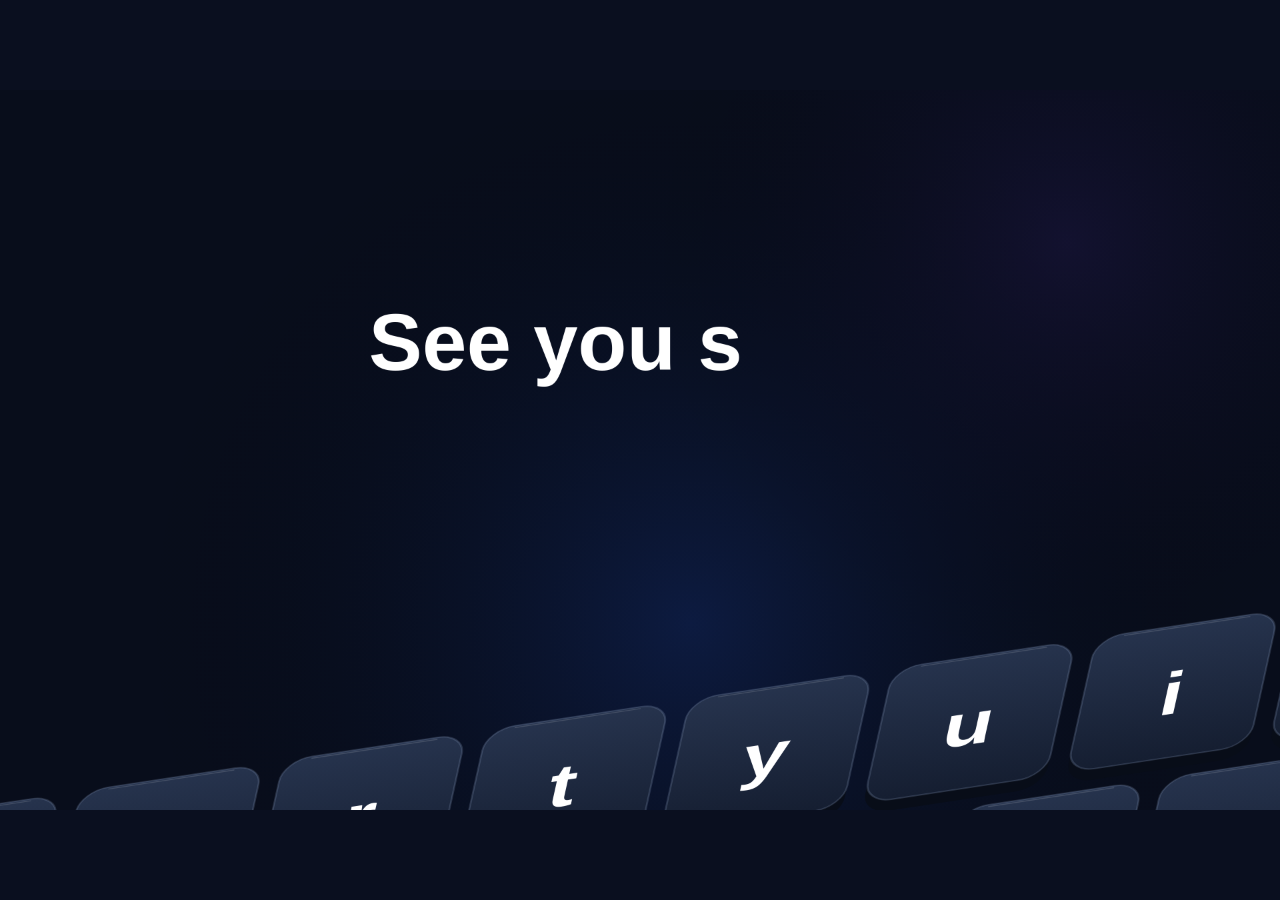
<file: presentation/animation.template.html>
<!doctype html>
<html lang="en"><head><meta charset="utf-8"><meta name="viewport" content="width=device-width,initial-scale=1"><title>TypeParkinson — A keyboard that learns your hands</title>
<style>*{box-sizing:border-box}html,body{margin:0;width:100%;height:100%;overflow:hidden;background:#0a0f1f;color:white;font-family:-apple-system,BlinkMacSystemFont,Arial,sans-serif}canvas{position:absolute;inset:0;margin:auto;max-width:100%;max-height:100%;width:min(100vw,177.7778vh);height:min(100vh,56.25vw)}#controls{position:fixed;bottom:16px;left:50%;transform:translateX(-50%);display:flex;align-items:center;gap:12px;padding:10px 16px;border:1px solid #ffffff30;border-radius:30px;background:#0a0f1fee;opacity:0;pointer-events:none}body:hover #controls,body:focus-within #controls,body.manual #controls{opacity:1;pointer-events:auto}button{background:#fff;color:#0e1424;border:0;border-radius:24px;min-height:44px;padding:0 18px;font:600 14px system-ui;cursor:pointer}button:focus-visible,input:focus-visible{outline:3px solid #2be0c8;outline-offset:4px}input{width:180px;height:44px;accent-color:#6e8eff}#time{font-size:13px;min-width:76px}#transcript{position:absolute;left:-99999px}body.capture #controls{display:none!important}@media(hover:none){#controls{opacity:1;pointer-events:auto}}@media(max-width:650px){#controls{width:calc(100% - 16px);padding:8px;gap:6px;bottom:8px}#controls input{width:auto;min-width:32px;flex:1}#time{display:none}#prev,#next,#full{padding:0;min-width:44px}#play{padding:0 12px}#full{font-size:0}#full:after{content:'⛶';font-size:22px}}</style></head><body>
<canvas id="film" width="1920" height="1080" role="img" aria-label="TypeParkinson film: a keyboard that learns your hands. Ten scenes explain the problem, personal touch model, correction, daily practice, motion measurements, care-team reports and privacy."></canvas>
<div id="controls" aria-label="Presentation controls"><button id="prev" aria-label="Previous scene">←</button><button id="play">Pause</button><input id="seek" type="range" min="0" max="93.999" step="0.1" value="0" aria-label="Film time"><span id="time">0:00 / 1:34</span><button id="next" aria-label="Next scene">→</button><button id="full" aria-label="Fullscreen">Fullscreen</button></div>
<main id="transcript"><h1>TypeParkinson</h1><p>A simple message, “See you soon,” slips onto neighboring keys. For people living with Parkinson's, tremor and stiffness can make each tap harder. An estimated 1.1 million people in the US live with Parkinson's, according to the Parkinson's Foundation.</p><p>A keyboard that learns your hands. Setup measures where your touches land. A personal touch model interprets the key you intended. On-device smart correction handles neighboring keys, repeated touches, missed letters and swaps. You can undo a correction with one tap.</p><p>Check in, practise, and find your voice. Daily checks, spiral tracing, rhythm tapping, typing, tremor measurement, voice practice, Speak and medication records live in one app. Motion sensors and Fourier analysis describe shake strength and frequency. Illustrations and simulator histories are sample data, not clinical evidence.</p><p>Patterns and PDF reports support conversations with your care team. Measurements do not diagnose a condition. No servers. The keyboard never saves what you type. Optional sync uses your own iCloud.</p><p>Built by Atharv Sharma and Pranav Atreya for the Congressional App Challenge.</p><a href="https://www.parkinson.org/understanding-parkinsons/statistics">Parkinson's Foundation statistics</a></main>
<script>
const ASSETS=/*__ASSETS__*/{};
const cv=document.getElementById('film'),c=cv.getContext('2d',{alpha:false});
const W=1920,H=1080,DURATION=94,starts=[0,7,14,22,34,48,60,70,80,86];
const C={ink:'#080D1B',bg:'#F3F4F8',text:'#0E1424',muted:'#9AA9C9',blue:'#2F5BFF',violet:'#795DFF',cyan:'#2BE0C8'};
const display='-apple-system,BlinkMacSystemFont,"Helvetica Neue",Arial,sans-serif',brand='"SF Pro Rounded",ui-rounded,-apple-system,sans-serif';
const clamp=(v,a=0,b=1)=>Math.max(a,Math.min(b,v)),mix=(a,b,p)=>a+(b-a)*p;
const ease=v=>1-Math.pow(1-clamp(v),4),smooth=v=>{v=clamp(v);return v*v*(3-2*v)},io=v=>{v=clamp(v);return v<.5?8*v**4:1-(-2*v+2)**4/2};
const E=(t,a,d=1)=>ease((t-a)/d),S=(t,a,d=1)=>smooth((t-a)/d);
function rr(x,y,w,h,r,fill,stroke,lw=1){if(w<=0||h<=0)return;c.beginPath();c.roundRect(x,y,w,h,r);if(fill){c.fillStyle=fill;c.fill()}if(stroke){c.strokeStyle=stroke;c.lineWidth=lw;c.stroke()}}
function font(size=40,weight=550,family=display){c.font=`${weight} ${size}px ${family}`;c.textBaseline='alphabetic'}
function txt(s,x,y,size=40,color='#fff',weight=550,align='left',family=display){font(size,weight,family);c.fillStyle=color;c.textAlign=align;c.fillText(s,x,y)}
function alpha(p,fn){c.save();c.globalAlpha*=clamp(p);fn();c.restore()}
function line(x,y,x2,y2,color,width=2){c.beginPath();c.moveTo(x,y);c.lineTo(x2,y2);c.strokeStyle=color;c.lineWidth=width;c.stroke()}
function dot(x,y,r,col){if(r<=0)return;c.beginPath();c.arc(x,y,r,0,Math.PI*2);c.fillStyle=col;c.fill()}
function glow(x,y,r,color,opacity=1){alpha(opacity,()=>{const g=c.createRadialGradient(x,y,0,x,y,r);g.addColorStop(0,color);g.addColorStop(1,'transparent');c.fillStyle=g;c.fillRect(x-r,y-r,2*r,2*r)})}
function headline(s,x,y,size,p=1,color='#fff',align='center',weight=720){c.save();c.beginPath();c.rect(0,y-size*1.1,W,size*1.35);c.clip();txt(s,x,y+(1-ease(p))*size*1.15,size,color,weight,align);c.restore()}
function caption(s,y=1000,color=C.muted){txt(s,960,y,27,color,450,'center')}
function stage(t,light=false){c.fillStyle=light?C.bg:C.ink;c.fillRect(0,0,W,H);if(light){glow(1000,500,950,'#c5d3ff',.22);return}glow(1000+Math.sin(t*.17)*160,800,850,'#173990',.32);glow(1600,230,650,'#34206f',.24)}
function aura(t,p=1){stage(t);alpha(p,()=>{glow(500+Math.sin(t*.23)*200,660,1100,'#244dff',.65);glow(1250,560+Math.cos(t*.15)*110,820,'#6d37e6',.46);glow(1630,730,720,'#00cabb',.36);const shift=Math.sin(t*.17)*55;const g=c.createLinearGradient(220,680,1800,700);g.addColorStop(0,'#284bff00');g.addColorStop(.3,'#375bff');g.addColorStop(.6,'#886aff');g.addColorStop(.86,'#30c4d3');g.addColorStop(1,'#32e5cf00');alpha(.32,()=>{c.beginPath();c.moveTo(-150,970+shift);c.bezierCurveTo(460,330+shift,1050,1040,2090,390);c.lineTo(2090,500);c.bezierCurveTo(1050,1250,380,610,-150,1060+shift);c.closePath();c.fillStyle=g;c.fill()})})}
function bottomFade(light=false){const g=c.createLinearGradient(0,940,0,1020);g.addColorStop(0,light?'#f3f4f800':'#080d1b00');g.addColorStop(1,light?C.bg:C.ink);c.fillStyle=g;c.fillRect(0,940,W,140)}
function camera(x,y,s,angle,fn){c.save();c.translate(x,y);c.rotate(angle);c.scale(s,s);fn();c.restore()}
const imgs={},videos={},ready=[];
for(const[name,src]of Object.entries(ASSETS)){if(src.startsWith('data:video')){const v=document.createElement('video');v.muted=true;v.playsInline=true;v.preload='auto';v.src=src;videos[name]=v;ready.push(new Promise((res,rej)=>{v.onloadeddata=res;v.onerror=rej}));v.load()}else{const im=new Image();im.src=src;imgs[name]=im;ready.push(im.decode())}}
function media(n){return videos[n]?.readyState>=2?videos[n]:imgs[n]}
// The simulator screen remains intact. Lighting, chassis and camera belong to the film.
function device(name,x,y,h=900,roll=0,yaw=0,opacity=1){const im=media(name);if(!im)return;alpha(opacity,()=>{c.save();c.translate(x,y);c.rotate(roll);c.transform(Math.cos(yaw),Math.sin(yaw)*.15,Math.sin(yaw)*.12,1,0,0);const w=h*1206/2622,r=h*.065,b=h*.012;
 c.shadowColor='#00000055';c.shadowBlur=54;c.shadowOffsetY=35;
 const edge=c.createLinearGradient(-w/2,0,w/2,0);edge.addColorStop(0,'#98a3b7');edge.addColorStop(.04,'#2d3547');edge.addColorStop(.46,'#151d2c');edge.addColorStop(.97,'#abb5c7');edge.addColorStop(1,'#343e53');
 rr(-w/2-b,-h/2-b,w+2*b,h+2*b,r+9,edge,'#bac5df66',1.5);c.shadowColor='transparent';rr(-w/2-3,-h/2-3,w+6,h+6,r+2,'#000');
 rr(-w/2-b-4,-h*.28,4,h*.065,2,'#727d92');rr(-w/2-b-4,-h*.18,4,h*.065,2,'#727d92');rr(w/2+b,-h*.23,4,h*.12,2,'#727d92');
 c.save();c.beginPath();c.roundRect(-w/2,-h/2,w,h,r);c.clip();c.drawImage(im,-w/2,-h/2,w,h);const sh=c.createLinearGradient(-w/2,-h/2,w/2,h/2);sh.addColorStop(0,'#ffffff12');sh.addColorStop(.35,'#ffffff00');sh.addColorStop(.85,'#ffffff00');sh.addColorStop(1,'#ffffff09');c.fillStyle=sh;c.fillRect(-w/2,-h/2,w,h);c.restore();c.restore()})}
function key(s,x,y,w=144,h=142,energy=0,light=false){c.save();c.translate(x,y+energy*7);const down=12-energy*7;rr(0,down,w,h,22,light?'#c0c6d4':'#080d18');const g=c.createLinearGradient(0,0,0,h);g.addColorStop(0,energy>0?'#4e79ff':light?'#ffffff':'#26334d');g.addColorStop(1,energy>0?'#2448e6':light?'#e9edf5':'#151e31');rr(0,0,w,h,22,g,energy>0?'#a7c2ff':light?'#fff':'#8395b644',1.5);line(22,2,w-22,2,energy>0?'#bad0ff':'#ffffff25',1);txt(s,w/2,h*.67,h*.45,light&&energy===0?C.text:'#fff',550,'center');c.restore()}
function board(t,{scale=1,x=960,y=750,roll=-.08,active='',light=false}={}){camera(x,y,scale,roll,()=>{c.transform(1,.03,-.29,.69,0,0);const rows=['qwertyuiop','asdfghjkl','zxcvbnm'];rows.forEach((row,j)=>{const w=row.length*142+(row.length-1)*16;[...row].forEach((s,i)=>key(s,-w/2+i*158,(j-1)*164,142,142,active===s?1:0,light))});key('space',-400,328,800,112,active===' '?1:0,light)})}
let seed=7319;function rand(){seed=(seed*1664525+1013904223)>>>0;return seed/4294967296}function normal(){return Math.sqrt(-2*Math.log(Math.max(.0001,rand())))*Math.cos(2*Math.PI*rand())}
const touches=Array.from({length:48},()=>({x:normal()*54+61,y:normal()*39+48,t:rand()*4.4,r:3+rand()*3}));
function ripple(x,y,p,color=C.cyan,r=100){if(p<=0||p>=1)return;alpha(1-p,()=>{c.beginPath();c.arc(x,y,12+ease(p)*r,0,Math.PI*2);c.lineWidth=3;c.strokeStyle=color;c.stroke()})}
function measure(s,size){font(size,680);return c.measureText(s).width}
function glyphPositions(s,size){font(size,680);let x=-c.measureText(s).width/2;return [...s].map(ch=>{let p=x;x+=c.measureText(ch).width;return p})}
function morphWord(from,to,p,x,y,size,color='#fff'){p=io(p);const a=glyphPositions(from,size),b=glyphPositions(to,size),used=new Set(),pairs=[];[...from].forEach((ch,i)=>{let match=-1,dist=Infinity;[...to].forEach((v,j)=>{if(ch===v&&!used.has(j)&&Math.abs(i-j)<dist){dist=Math.abs(i-j);match=j}});if(match>=0)used.add(match);pairs.push(match)});c.save();c.translate(x,y);[...from].forEach((ch,i)=>{const j=pairs[i];if(j>=0)txt(ch,mix(a[i],b[j],p),0,size,color,680);else alpha(1-p,()=>txt(ch,a[i],-p*size*.32,size,C.muted,680))});[...to].forEach((ch,j)=>{if(!used.has(j))alpha(p,()=>txt(ch,b[j],(1-p)*size*.32,size,C.cyan,680))});c.restore()}
function scene0(t){stage(t);const pull=S(t,2.7,3.4);board(t,{x:960+Math.sin(t)*8,y:mix(1150,820,pull),scale:mix(1.95,1.1,pull),roll:mix(-.18,-.04,pull),active:t>3.1&&t<4.2?'p':''});
 const phrase='See you soon.',wrong='See ypu soom.',n=Math.min(phrase.length,Math.floor(Math.max(0,t-.35)*9));font(120,680);const all=measure(phrase,120);let x=960-all/2;
 for(let i=0;i<n;i++){const drift=t>3.2&&phrase[i]!==wrong[i];const offset=drift?Math.sin(t*16+i)*2.5:0;txt(drift?wrong[i]:phrase[i],x+offset,420+(drift?Math.sin(t*21+i)*4:0),120,drift?'#a5baff':'#fff',680);x+=measure(phrase[i],120)}
 if(t<3&&Math.floor(t*2.5)%2===0)rr(x+8,321,4,114,2,C.cyan);
 alpha(E(t,4.4),()=>caption('You know what to say. Your hands can make it harder.',590,'#c5cfe5'));ripple(1153,733,(t-3.3)/1.5,C.blue,120)
}
function scene1(t){stage(t);const p=E(t,0,1.1);headline('Parkinson’s can make',960,320,93,p);headline('every tap harder.',960,435,109,E(t,.35,1.1));
 const open=E(t,1.5,1.4);camera(960,690,mix(.7,1,open),0,()=>{alpha(open,()=>{txt('1.1 million',0,0,150,'#8ba9ff',720,'center');txt('Americans live with Parkinson’s.',0,76,39,'#d4ddf0',450,'center')})});
 alpha(E(t,2.2),()=>caption('Parkinson’s Foundation · parkinson.org',968,'#8492b1'));
 const z=S(t,5.6,1.4);glow(960,1450-z*300,520+z*500,'#315bff',z*.7)
}
function scene2(t){aura(t+14,E(t,0,1));const s=io(t/3.5);headline('TypeParkinson',960,253,139,E(t,.15,1.2),'#fff','center',740);alpha(E(t,.9),()=>txt('A keyboard that learns your hands.',960,345,43,'#dbe5ff',450,'center'));
 const h=mix(1420,900,s),y=mix(1490,856,s);device('onboarding',960,y,h,mix(-.28,-.025,s)+Math.sin(t*.5)*.015,mix(.65,.12,s));
 alpha(E(t,4),()=>{txt('iPhone & iPad',400,680,32,'#c2d1ff',500,'center');line(540,668,680,668,'#ffffff33',1);dot(680,668,4,'#b7ccff')});
 alpha(E(t,4.5),()=>{txt('Made around you.',1530,830,34,'#d1e9f3',500,'center');line(1230,818,1360,818,'#ffffff33',1)})
}
function scene3(t){stage(t+22);const learned=S(t,6.8,1.6);headline(t<7?'Your touch has a pattern.':'The keyboard learns it.',960,200,90,E(t<7?t:t-7,0,.8));
 const zoom=mix(1.18,1.02,E(t,0,2));camera(985,579,zoom,-.025+Math.sin(t*.23)*.015,()=>{
 ['y','u','i','g','h','j','b','n','m'].forEach((s,i)=>{const x=(i%3-1)*191-86,y=(Math.floor(i/3)-1)*191-86;key(s,x,y,172,170,i===4?learned:0)});
 const opacity=S(t,1,2);alpha(opacity,()=>{for(let i=3;i>0;i--){alpha((.035+i*.008)*learned,()=>{c.beginPath();c.ellipse(61,48,54*i,39*i,0,0,Math.PI*2);c.fillStyle=C.cyan;c.fill()})}for(let k=1;k<=3;k++){alpha(S(t,4.4,.9)*(.65-k*.1),()=>{c.beginPath();c.ellipse(61,48,54*k,39*k,-.12,0,Math.PI*2);c.strokeStyle=learned>.5?C.cyan:'#9b8bff';c.lineWidth=1.7;c.stroke()})}});
 touches.forEach(p=>alpha(E(t,1.1+p.t,.4),()=>dot(p.x,p.y,p.r,learned>.5?'#cefff5':'#b6a7ff')));
 alpha(S(t,2.4),()=>{c.beginPath();c.arc(0,0,13,0,Math.PI*2);c.strokeStyle='#fff';c.lineWidth=2;c.stroke();line(-21,0,21,0,'#fff',1);line(0,-21,0,21,'#fff',1)});
 if(t>8)ripple(61,48,((t-8)%1.7)/1.7,C.cyan,92)
 });
 alpha(E(t,2),()=>{txt('Where you aim',315,490,32,'#fff',550,'center');line(445,478,985,579,'#8296bc77',1)});
 alpha(E(t,4.5),()=>{txt('Where taps land',1565,700,32,'#c0b5ff',550,'center');line(1046,627,1400,690,'#9b8bff77',1)});
 alpha(E(t,8.4),()=>caption('A personal model of your touch offset and spread.',940,'#d6e4ff'));
 caption('Illustrated touches. The keys stay in place.',1015,'#7e8da9')
}
function scene4(t){stage(t+34);const first=t<6,idx=first?0:Math.min(3,1+Math.floor((t-6)/2.65)),p=first?t:(t-6)%2.65;const pairs=[['tje','the'],['hellloo','hello'],['tomorow','tomorrow'],['teh','the']];const [raw,correct]=pairs[idx],f=S(p,first?2.8:.8,first?1.1:.85);
 alpha(1-S(t,5.1,.6),()=>headline('A small slip.',960,204,64,E(t,0,.7),'#aabbd8','center',500));alpha(S(t,5.7,.5),()=>headline('Your intention, understood.',960,204,64,E(t,5.7,.7),'#d3def1','center',500));
 const typed=first&&p<2.2?raw.slice(0,Math.max(0,Math.floor((p-.4)*2))):raw;
 morphWord(typed,first&&p<2.2?typed:correct,f,960,490,first?250:190);
 const hit=first&&p>.4&&p<2.3?raw[Math.min(2,Math.floor((p-.4)/.6))]:first&&p>=2.3&&p<3.4?' ':'';
 board(t,{x:960,y:730,scale:.70+Math.sin(t*.12)*.015,roll:mix(-.09,.02,S(t,0,14)),active:hit});
 if(first){alpha(S(p,3.4,.6),()=>{rr(1260,535,262,56,28,'#1b3850','#83d6c044');txt('the  ·  Undo',1391,573,25,'#b0f2df',500,'center')});ripple(960,1060,(p-2.4)/1.4,C.blue,125)}
 caption('On-device smart correction · Illustrated examples',1025,'#9aa9c9')
}
function scene5(t){stage(t+48,true);headline('Built around your day.',960,173,91,E(t,0,1),C.text);const cam=705*io((t-2.7)/2.2)+705*io((t-7)/2.2);const names=['todayClip','practice','voiceClip'];
 names.forEach((name,i)=>{const x=960+i*705-cam,dist=Math.abs(x-960)/1100;device(name,x,779+dist*35,940-dist*95,(x-960)*.000085,Math.sin((x-960)*.00055)*.3,clamp(1-dist*.35));});
 const k=Math.round(cam/705);const words=['Check in. Adjust for today.','Spiral. Rhythm. Typing. Movement.','Practise your voice. Type to speak.'];
 txt(words[k],960,252,35,C.text,500,'center');bottomFade(true);caption('Actual app captures · Simulator sample data',1034,'#5b6377')
}
function spectrum(t,x,y,w,h,m){const n=51;for(let i=0;i<n;i++){const f=i/5,amp=.025+.82*Math.exp(-(((f-5.2)/.7)**2))+.022*Math.sin(i*3)**2;const bh=amp*h*E(t,0+i*.012,1);rr(x+i*w/n,y-bh,w/n*.58,bh,5,i===26?C.cyan:'#725bff')}}
function scene6(t){stage(t+60);const m=S(t,3.3,1.4);headline('From movement',540,240,86,E(t,0,.8));headline('to measurement.',540,345,86,E(t,.35,.8));
 const x=130,y=675,w=875;alpha(1-m,()=>{c.beginPath();for(let i=0;i<500;i++){const xx=x+i/499*w,v=Math.sin(i*.16+t*.8)*.7+Math.sin(i*.039)*.2,yy=y+v*135*Math.sin(i/499*Math.PI);if(i===0)c.moveTo(xx,yy);else c.lineTo(xx,yy)}c.strokeStyle='#9c8bff';c.lineWidth=4;c.stroke()});
 alpha(m,()=>{spectrum(t-3.3,x,y,w,260,m);line(x,y+13,x+w,y+13,'#8294b43d',1);txt('2',x+175,y+58,25,C.muted,450);txt('5 Hz',x+435,y+58,25,'#b0f2df',550);txt('10',x+w-25,y+58,25,C.muted,450,'right')});
 alpha(E(t,1),()=>device('tremorClip',1455,560,835,mix(.09,-.04,S(t,0,10)),.13));
 alpha(S(t,5,.8),()=>{txt('Motion sensors + Fourier analysis',540,835,35,'#dbe5ff',500,'center');txt('Shake strength. Shake rate.',540,890,34,C.muted,450,'center')});
 caption('Illustrative spectrum · Simulator sample reading · A measurement, not a diagnosis.',1015,'#96a6c5')
}
function report(x,y,p){camera(x,y,.88,-.075+S(p,0,1)*.03,()=>{c.shadowColor='#07102430';c.shadowBlur=40;c.shadowOffsetY=18;rr(-255,-335,510,670,14,'#fff');c.shadowColor='transparent';txt('TypeParkinson',-210,-265,28,C.blue,700);txt('Your progress',-210,-205,42,C.text,650);txt('A record to share with your care team.',-210,-164,19,'#65718a',450);line(-210,-128,210,-128,'#e3e7f1');txt('Touch patterns over time',-210,-82,22,C.text,600);const vals=[.8,.72,.74,.63,.67,.56,.58,.5,.53,.43,.48,.4];c.beginPath();vals.forEach((v,i)=>{const xx=-210+i*38,yy=20+v*130;if(i===0)c.moveTo(xx,yy);else c.lineTo(xx,yy)});c.strokeStyle=C.blue;c.lineWidth=4;c.stroke();vals.forEach((v,i)=>dot(-210+i*38,20+v*130,4,C.blue));line(-210,150,210,150,'#e3e7f1');txt('Practice · Motion · Voice · Dose log',-210,200,20,'#65718a',450);txt('PDF & CSV',-210,275,25,C.blue,600);txt('Sample data',210,275,17,'#65718a',450,'right')})}
function scene7(t){stage(t+70,true);headline('Make patterns',960,184,91,E(t,0,.8),C.text);headline('part of the conversation.',960,287,91,E(t,.3,.8),C.text);
 const p=S(t,1,2);device('progress',mix(960,668,p),740,650,-.045,.08);alpha(p,()=>report(mix(960,1255,p),740,t));
 alpha(E(t,3),()=>txt('Your history. A report. Something to share.',960,370,34,'#5b6377',450,'center'));bottomFade(true);caption('Simulator and report illustration use sample data.',1034,'#65718a')
}
function scene8(t){stage(t+80);const k=t<2?0:t<4?1:2,phrases=['On your iPhone.','No servers.','Your words stay yours.'];
 headline(phrases[k],960,440,k===2?116:136,E(t,k*2,.75));
 const x=960,y=670;const a=S(t,0,1);camera(x,y,a,0,()=>{rr(-48,-10,96,85,20,'#162b4c','#6b9bea',2);c.beginPath();c.arc(0,-10,31,Math.PI,0);c.lineTo(31,0);c.moveTo(-31,-10);c.lineTo(-31,0);c.strokeStyle='#9ab7ff';c.lineWidth=7;c.stroke();dot(0,25,7,C.cyan);line(0,30,0,45,C.cyan,5)});
 alpha(E(t,4.3,.7),()=>caption('The keyboard never saves what you type.',864,'#d2ddf3'));caption('Optional sync uses your own iCloud.',1008,'#8d9cba')
}
function scene9(t){aura(t+86);const p=E(t,0,1.4);headline('TypeParkinson',960,340,142,p,'#fff','center',740);headline('A keyboard that learns your hands.',960,438,52,E(t,.6,1.2),'#e0e9ff','center',500);
 alpha(E(t,1.4,1.2),()=>{txt('Atharv Sharma & Pranav Atreya',960,674,37,'#fff',550,'center');txt('Congressional App Challenge',960,737,27,'#c4d3f6',450,'center')});
 alpha(E(t,2.4),()=>{line(710,824,1210,824,'#ffffff26',1);txt('pranav-atreya10.github.io/TypeParkinson',960,895,29,'#d2e1ff',450,'center')});
}
const scenes=[scene0,scene1,scene2,scene3,scene4,scene5,scene6,scene7,scene8,scene9];
function paintScene(i,t,x=0,y=0){c.save();c.translate(x,y);scenes[i](t);c.restore()}
function draw(t){t=clamp(t,0,93.999);const i=starts.findLastIndex(s=>t>=s),local=t-starts[i];c.resetTransform();c.globalAlpha=1;c.shadowColor='transparent';c.lineWidth=1;c.setLineDash([]);c.clearRect(0,0,W,H);
 if((i===2||i===9)&&local<.8){paintScene(i-1,starts[i]-starts[i-1]-.001);c.save();c.beginPath();c.arc(960,640,Math.max(.01,ease(local/.8)*1400),0,Math.PI*2);c.clip();paintScene(i,local);c.restore()}
 else if((i===5||i===7)&&local<.65){const p=io(local/.65);paintScene(i-1,starts[i]-starts[i-1]-.001,-W*p);paintScene(i,local,W*(1-p))}
 else paintScene(i,local);
 document.getElementById('seek').value=t;document.getElementById('time').textContent=`${Math.floor(t/60)}:${String(Math.floor(t%60)).padStart(2,'0')} / 1:34`;return i}
async function seekVideo(v,t){t=clamp(t,0,Math.max(0,v.duration-.08));if(Math.abs(v.currentTime-t)<.012)return;await new Promise((res,rej)=>{const timer=setTimeout(()=>{v.removeEventListener('seeked',done);rej(Error('Video seek timed out'))},7000);function done(){clearTimeout(timer);res()}v.addEventListener('seeked',done,{once:true});v.currentTime=t})}
function videoTimes(t){return [['todayClip',clamp(t-48,0,3.99)],['voiceClip',clamp(t-55.3,0,6.1)],['tremorClip',clamp((t-60)*1.5,0,13.9)]]}
window.__ready=Promise.all(ready).then(()=>{draw(0);return true});let renderGeneration=0;window.__render=async t=>{const generation=++renderGeneration;await window.__ready;for(const[name,vt]of videoTimes(t)){if(generation!==renderGeneration)return false;if(videos[name])await seekVideo(videos[name],vt)}return generation===renderGeneration?draw(t):false};window.__duration=DURATION;window.__scenes=starts;
const params=new URLSearchParams(location.search),capture=params.has('capture'),reduced=matchMedia('(prefers-reduced-motion: reduce)').matches;let playing=!capture&&!reduced,now=0,base=performance.now(),origin=0;
if(capture)document.body.classList.add('capture');if(reduced)document.body.classList.add('manual');
function sync(){document.getElementById('play').textContent=playing?'Pause':'Play';document.getElementById('play').setAttribute('aria-label',playing?'Pause film':'Play film')}
function jump(t){now=clamp(t,0,93.999);origin=now;base=performance.now();window.__render(now)}
function toggle(){if(!playing&&now>=DURATION-.05)now=0;playing=!playing;origin=now;base=performance.now();sync()}
function step(d){let i=starts.findLastIndex(s=>now>=s);if(reduced&&!playing){const poses=[4.8,11,18,31,39,54,66,76,84.8,91];jump(poses[clamp(i+d,0,9)]);return}if(d<0&&now>starts[i]+1.2)jump(starts[i]+.5);else jump(starts[clamp(i+d,0,9)]+.5)}
function full(){if(document.fullscreenElement)document.exitFullscreen();else document.documentElement.requestFullscreen().catch(()=>{})}
document.getElementById('play').onclick=toggle;document.getElementById('prev').onclick=()=>step(-1);document.getElementById('next').onclick=()=>step(1);document.getElementById('full').onclick=full;document.getElementById('seek').oninput=e=>jump(+e.target.value);
addEventListener('keydown',e=>{if(e.key.toLowerCase()==='f'){full();return}if(e.target instanceof Element&&e.target.matches('input,button'))return;if(e.code==='Space'){e.preventDefault();toggle()}if(e.key==='ArrowRight'){e.preventDefault();step(1)}if(e.key==='ArrowLeft'){e.preventDefault();step(-1)}});
let busy=false;async function tick(stamp){if(!capture&&playing&&!busy){now=origin+(stamp-base)/1000;if(now>=94){now=93.999;playing=false;sync()}busy=true;try{await window.__render(now)}finally{busy=false}}requestAnimationFrame(tick)}sync();window.__ready.then(()=>{if(reduced&&!capture)jump(4.8);requestAnimationFrame(tick)});
</script></body></html>
</file>
<file: docs/style.css>
:root{--bg:#f3f4f8;--card:#fff;--surface:#eef0f5;--ink:#0a0f1f;--text:#0e1424;--muted:#5b6377;--line:#e3e6ee;--blue:#2f5bff;--display:"SF Pro Rounded",ui-rounded,"Arial Rounded MT Bold",system-ui,sans-serif;--body:-apple-system,BlinkMacSystemFont,"Segoe UI",Arial,sans-serif}*{box-sizing:border-box}html{scroll-behavior:smooth;scroll-padding-top:100px}body{margin:0;background:var(--bg);color:var(--text);font:18px/1.65 var(--body);-webkit-font-smoothing:antialiased}a{color:var(--blue);text-underline-offset:5px}button,input{font:inherit}button,a,input{-webkit-tap-highlight-color:transparent}a:focus-visible,button:focus-visible,input:focus-visible,video:focus-visible{outline:3px solid var(--blue);outline-offset:5px}button{cursor:pointer}img,video,svg{max-width:100%}img{display:block;height:auto}h1,h2,h3,p,figure{margin:0}h1,h2,h3{font-family:var(--display);line-height:1.08;font-weight:800;letter-spacing:-.045em}h1{font-size:clamp(58px,6.3vw,88px)}h2{font-size:clamp(40px,4.4vw,62px)}h3{font-size:26px;letter-spacing:-.025em}p{color:var(--muted)}.wrap{max-width:1240px;margin-inline:auto;padding-inline:32px}.skip{position:fixed;z-index:100;left:16px;top:-100px;background:white;padding:12px 24px;border-radius:12px}.skip:focus{top:16px}.site-header{max-width:1304px;margin:auto;display:flex;align-items:center;justify-content:space-between;gap:24px;padding:28px 32px}.brand{display:inline-flex;align-items:center;gap:12px;font-family:var(--display);font-weight:850;font-size:24px;letter-spacing:-1px;color:var(--text);text-decoration:none}.brand-mark{width:34px;height:34px;position:relative;display:inline-block}.brand-mark i{position:absolute;inset:0;border:2px solid var(--blue);border-top-color:transparent;border-radius:50%;transform:rotate(35deg)}.brand-mark i:nth-child(2){inset:6px;border-color:#00a0a0;border-left-color:transparent}.brand-mark i:nth-child(3){inset:12px;border-color:#6e4dff}.site-header nav{display:flex;gap:28px}.site-header nav a,.header-link{font-size:15px;font-weight:600;color:var(--muted);text-decoration:none;padding-block:10px}.header-link{border:1px solid #d4d9e5;border-radius:24px;padding:8px 22px;color:var(--text)}.hero{display:grid;grid-template-columns:1fr 1fr;gap:28px;align-items:center;padding-top:44px;padding-bottom:100px;min-height:780px}.hero-copy{position:relative;z-index:2}.availability{font-size:14px;font-weight:600;display:flex;gap:9px;align-items:center;margin-bottom:28px}.availability span{width:7px;height:7px;border-radius:50%;background:var(--blue)}.intro{font-size:22px;line-height:1.45;max-width:440px;color:var(--text);margin:28px 0 14px}.hero-detail{max-width:430px;font-size:17px;line-height:1.65}.actions{display:flex;align-items:center;flex-wrap:wrap;gap:24px;margin-top:30px}.button{display:inline-flex;justify-content:center;align-items:center;gap:14px;background:var(--blue);color:white;text-decoration:none;border:0;min-height:54px;border-radius:28px;padding:12px 25px;font-weight:650;font-size:16px}.coming{color:var(--muted);font-size:15px;font-weight:600}.hero-art{position:relative;height:666px;display:flex;align-items:center;justify-content:center}.aura-field{position:absolute;inset:15px 0 35px;border-radius:160px 160px 100px 100px;background:radial-gradient(ellipse at 80% 35%,#16b8c8a6,transparent 55%),radial-gradient(ellipse at 15% 70%,#6e4dff,transparent 60%),radial-gradient(ellipse at 50% 15%,#2f5bff,transparent 70%),var(--ink);overflow:hidden}.aura-field:before{content:"";position:absolute;inset:-30%;background:radial-gradient(ellipse at 30% 40%,#3d7bff70,transparent 50%),radial-gradient(ellipse at 70% 50%,#14c2bc70,transparent 50%);animation:aura 18s ease-in-out infinite alternate}@keyframes aura{to{transform:translate(6%,8%) rotate(30deg)}}.phone{position:relative;background:#111725;border:2px solid #758096;padding:7px;border-radius:42px;box-shadow:0 28px 60px #0a0f1f25;overflow:hidden;width:260px}.phone img{width:100%;border-radius:33px}.hero-phone{width:260px;transform:rotate(5deg);margin-left:40px}.intent-bubble{position:absolute;left:-20px;bottom:70px;min-width:272px;padding:18px 26px;background:white;border:1px solid #e7eaf2;border-radius:26px;box-shadow:0 20px 60px #111b4520;display:grid;grid-template-columns:auto 48px auto;column-gap:18px;align-items:center;transform:rotate(-4deg)}.intent-bubble>span{font-size:34px;color:#737b8e;text-decoration:line-through;text-decoration-color:#c4cad8}.intent-bubble>strong{font:800 42px var(--display);color:var(--blue)}.intent-bubble svg{fill:none;stroke:#a7b3cc;stroke-width:2}.intent-bubble small{grid-column:1/-1;font-size:13px;color:var(--muted);margin-top:2px}.screen-note{position:absolute;bottom:0;text-align:center;font-size:12px;color:var(--muted)}.section-note{color:var(--blue);font-size:15px;font-weight:600;margin-bottom:22px}.problem{display:grid;grid-template-columns:1.1fr 1fr;align-items:center;gap:60px;padding-block:80px 120px}.problem h2{margin-bottom:26px}.problem p:not(.section-note){max-width:490px}.source{font-size:14px;margin-top:24px;max-width:470px}.source strong{color:var(--text);font-weight:600}.source a{font-size:13px;white-space:nowrap}.touch-art{height:390px;position:relative;display:grid;place-items:center}.touch-art svg{position:absolute;inset:0;width:100%;height:100%}.touch-key{display:grid;place-items:center;width:160px;height:160px;transform:translate(-22px,-25px);border-radius:28px;background:white;box-shadow:0 12px 25px #161d4610;border:1px solid #e3e6ee;font:750 92px var(--display);color:var(--blue)}.section-heading{display:flex;justify-content:space-between;align-items:flex-end;gap:40px;margin-bottom:52px}.section-heading>p{max-width:335px;font-size:18px;line-height:1.65}.how{padding-block:30px 120px}.steps{list-style:none;display:grid;grid-template-columns:repeat(4,minmax(0,1fr));gap:30px;padding:0;margin:0}.steps li{padding-top:24px;border-top:1px solid #ccd2e0}.step-number{font:750 17px var(--display);color:var(--blue);display:inline-flex;justify-content:center;align-items:center;border-radius:50%;width:32px;height:32px;background:#e5eaff;margin-bottom:24px}.steps h3{margin-bottom:14px}.steps p{font-size:16px;line-height:1.65}.demo-section{background:var(--ink);padding-block:108px;color:white}.demo-layout{display:grid;grid-template-columns:.85fr 1.15fr;gap:70px;align-items:center}.demo-section .section-note{color:#a5b8ff}.demo-section h2{color:#fff;margin-bottom:30px}.demo-copy>p:not(.section-note){font-size:17px;color:#bac4dd;max-width:420px}.demo-copy>p+p{margin-top:18px}.example-picks{display:flex;gap:8px;flex-wrap:wrap;margin-top:24px}.example-picks button{background:#ffffff10;color:#e7edff;border:1px solid #ffffff36;border-radius:24px;padding:9px 16px;min-height:44px;font-size:15px}.demo-copy .demo-disclaimer{font-size:13px!important;line-height:1.65;margin-top:20px}.keyboard-demo{background:#e6e9f0;padding:24px 14px 16px;border-radius:28px;color:var(--text);box-shadow:0 25px 80px #0003;min-width:0}.keyboard-demo>label{display:block;font-size:13px;font-weight:650;color:var(--muted);margin:0 12px 10px}.demo-input-wrap{display:flex;align-items:center;background:white;border-radius:18px;padding:12px 14px;gap:8px}.demo-input-wrap input{background:transparent;min-width:0;width:100%;font:750 clamp(29px,3vw,43px) var(--display);color:var(--blue);border:0;outline-offset:3px;padding:12px 4px;border-radius:8px}.demo-input-wrap button{font-size:12px;padding:8px;border:0;border-radius:12px;background:var(--surface);color:var(--muted);min-height:44px}.correction-status{display:flex;flex-wrap:wrap;align-items:center;gap:8px;min-height:76px;padding:10px 8px}.correction-status p{font-size:12px;color:#444e65}.correction-status button{border:1px solid #a1b6ed;background:#f6f9ff;color:#2343b3;border-radius:24px;padding:8px 12px;font-size:12px;min-height:44px}.key-row{display:flex;justify-content:center;gap:6px;margin-top:7px}.key-row button{display:grid;place-items:center;flex:0 1 9%;min-width:0;height:54px;background:white;box-shadow:0 2px 0 #c4c9d5;border:0;border-radius:8px;color:var(--text);padding:0;font-size:20px}.key-row button:active{background:var(--blue);color:white;transform:translateY(1px)}.key-row .backspace{background:#cdd3e0;flex-basis:13%;font-size:24px}.key-row .space-key{flex-basis:55%;height:46px;font-size:14px}.demo-section :focus-visible{outline-color:#34d9bf}.toolkit{padding-block:120px}.activity-grid{display:grid;grid-template-columns:repeat(3,minmax(0,1fr));gap:18px}.activity{padding:28px;border-radius:28px;position:relative;min-height:302px;overflow:hidden;color:white}.activity h3{font-size:25px;color:white;line-height:1.15;letter-spacing:-.03em;margin-top:15px}.activity p{font-size:15px;line-height:1.5;color:white;max-width:250px;margin-top:10px}.spiral{background:linear-gradient(145deg,#087c79,#075a72)}.tapping{background:linear-gradient(145deg,#ca491e,#b52243)}.typing{background:linear-gradient(145deg,#c62c70,#7a20a2)}.tremor{background:linear-gradient(145deg,#7654ed,#3725a8)}.voice{background:linear-gradient(145deg,#9b5f00,#ba4610)}.activity-graphic{height:113px;max-width:170px;display:flex;align-items:center;gap:9px}.activity-graphic svg{height:110px;width:160px;fill:none;stroke:white;stroke-width:4;stroke-linecap:round;stroke-linejoin:round}.taps i{border:2px solid #ffffff80;background:#ffffff25;width:45px;height:45px;border-radius:50%}.taps i:nth-child(2){width:65px;height:65px;background:white;box-shadow:0 0 0 9px #ffffff20}.letter-tiles span{font:750 31px var(--display);width:45px;height:55px;border:1px solid #ffffff75;display:grid;place-items:center;border-radius:9px;background:#ffffff18}.letter-tiles span:nth-child(2){transform:translateY(-12px)}.voice-bars i{width:12px;height:35px;background:#fff;border-radius:8px}.voice-bars i:nth-child(2n){height:65px}.voice-bars i:nth-child(3n){height:95px}.speak-card{padding:28px;background:white;border-radius:28px}.speak-card .mini-mark{color:#0b9a74;font:850 72px var(--display);height:70px;display:block}.speak-card h3{margin-bottom:13px}.speak-card p{font-size:15px;line-height:1.5}.speak-card a{display:inline-block;margin-top:17px;font-size:14px;font-weight:650;padding-block:6px}.toolkit-note{font-size:13px;margin-top:22px;max-width:750px}.care{display:grid;grid-template-columns:1fr 1fr;gap:100px;align-items:center;padding-block:15px 130px}.care-visual{position:relative;min-height:630px;display:grid;place-items:center}.care-visual:before{content:"";position:absolute;inset:35px 5px 20px;border-radius:140px;background:linear-gradient(160deg,#dde6ff,#ded4ff77,#bcebe777)}.care-phone{width:250px;transform:rotate(-4deg);margin-right:50px}.report-peek{position:absolute;right:-5px;bottom:32px;background:white;padding:22px;border-radius:22px;box-shadow:0 15px 45px #121c4820;width:255px;transform:rotate(5deg)}.report-peek>span{font:750 16px var(--display)}.report-peek svg{display:block;margin:20px 0 12px}.report-peek strong{color:var(--blue);font-size:15px}.report-peek small{display:block;color:var(--muted);font-size:11px}.care h2{margin-bottom:28px}.care-copy>p{max-width:440px}.check-list{list-style:none;padding:0;margin:25px 0}.check-list li{position:relative;padding:9px 0 9px 26px;font-size:16px}.check-list li:before{content:"✓";position:absolute;left:0;color:#087b5d;font-weight:750}.fine-print{font-size:13px;line-height:1.65}.privacy-section{color:white;padding-block:95px 85px;background:radial-gradient(ellipse at 100% 100%,#2f5bff55,transparent 60%),radial-gradient(ellipse at 0 0,#6e4dff50,transparent 60%),var(--ink)}.privacy-section h2{margin-bottom:55px}.privacy-points{display:grid;grid-template-columns:repeat(3,minmax(0,1fr));gap:44px}.privacy-points span{display:none}.privacy-points h3{font-size:28px;color:#fff;margin-bottom:15px}.privacy-points p{font-size:16px;color:#bfc9e1;max-width:300px}.text-link{display:inline-flex;align-items:center;font-size:15px;font-weight:600;min-height:44px}.privacy-section .text-link{color:#c3d1ff;margin-top:28px}.film-section{padding-block:120px}.film-section video{display:block;width:100%;aspect-ratio:16/9;border-radius:30px;background:var(--ink);box-shadow:0 20px 60px #0a0f1f16}.film-caption{display:flex;align-items:center;justify-content:space-between;gap:16px;font-size:13px;margin-top:18px;color:var(--muted)}.film-caption a{padding-block:8px}.team{display:grid;grid-template-columns:1.2fr 1fr;gap:90px;align-items:center;padding-block:0 120px}.team h2{margin-bottom:22px}.team p{max-width:480px}.team-names{display:grid;gap:0}.team-names a{padding:25px 0;border-bottom:1px solid #cfd5e3;display:flex;align-items:center;justify-content:space-between;gap:15px;text-decoration:none;color:var(--text)}.team-names strong{font:750 25px var(--display);letter-spacing:-.7px}.team-names span{font-size:13px;color:var(--muted)}.closing{text-align:center;padding-block:80px 100px;border-top:1px solid #d9dfeb}.closing h2{font-size:clamp(32px,3.4vw,48px);line-height:1.18;margin-bottom:24px}.closing .coming{display:block}.closing .text-link{margin-top:12px}.site-footer{display:flex;align-items:center;justify-content:space-between;flex-wrap:wrap;gap:18px;padding-block:35px 25px;border-top:1px solid #d9dfeb}.site-footer .brand{font-size:20px}.site-footer>p{font-size:13px}.site-footer nav{display:flex;gap:24px}.site-footer nav a{font-size:13px;color:var(--muted);padding-block:10px}.site-footer .medical-note{width:100%;font-size:11px;padding-top:16px;color:var(--muted)}
/* The long-form pages share the same visual system and keep their established URLs. */
body:not(.landing)>main{max-width:840px;padding:28px 32px 90px;margin:auto}body:not(.landing) main>nav{display:flex;gap:25px;align-items:center;margin:0 0 70px}body:not(.landing) main>nav a{color:var(--muted);font-size:14px;padding-block:10px}body:not(.landing) main>nav a:first-child{font:800 22px var(--display);color:var(--text);text-decoration:none;margin-right:auto}body:not(.landing) h1{font-size:clamp(42px,6vw,66px);margin-bottom:28px}body:not(.landing) h2{font-size:28px;margin:45px 0 18px;letter-spacing:-.03em}body:not(.landing) p{margin:16px 0}body:not(.landing) li{margin:12px 0;color:var(--muted)}body:not(.landing) .lede{font-size:22px;line-height:1.55;color:var(--text)}.kicker{font-size:14px;color:var(--blue);margin-bottom:18px}.muted{font-size:14px;color:var(--muted)}.card{background:white;border-radius:24px;padding:22px 26px;margin:16px 0}.card p{font-size:16px}.card strong{font-family:var(--display);font-size:20px;letter-spacing:-.4px}.transcript-list{padding-left:24px}.transcript-list li{padding-left:10px;margin-block:28px!important}.transcript-list h2{margin:0 0 10px!important}.transcript-list time{display:block;font-size:13px;color:var(--blue);margin-bottom:10px}
@media(min-width:1600px){.hero{padding-top:70px;padding-bottom:130px}}
@media(max-width:1000px){.wrap{padding-inline:28px}.site-header{padding-inline:28px}.hero{gap:15px;min-height:720px}.hero h1{font-size:64px}.hero-art{height:620px}.hero-phone{width:235px;margin-left:20px}.intent-bubble{left:-10px;bottom:65px;min-width:240px;column-gap:12px;padding:15px 20px}.aura-field{border-radius:130px 130px 90px 90px}.demo-layout{gap:35px;grid-template-columns:1fr 1.1fr}.demo-copy h2{font-size:48px}.keyboard-demo{padding-inline:10px}.key-row{gap:4px}.key-row button{height:50px;font-size:18px}.care{gap:55px}.activity{padding:24px}.activity h3{font-size:23px}.team{gap:50px}.team-names strong{font-size:21px}}
@media(max-width:760px){.site-header nav{gap:16px}.site-header nav a{font-size:13px}.site-header .header-link{display:none}.brand{font-size:21px;gap:8px}.brand-mark{width:28px;height:28px}.hero{grid-template-columns:1fr;text-align:center;padding-top:25px;padding-bottom:65px}.hero-copy{max-width:560px;margin:auto}.availability{justify-content:center;font-size:13px;margin-bottom:22px}.hero h1{font-size:clamp(57px,10.5vw,79px)}.hero h1 br:first-of-type{display:none}.intro,.hero-detail{margin-inline:auto}.intro{font-size:21px;margin-top:24px}.hero-detail{font-size:16px}.actions{justify-content:center;gap:20px;margin-top:25px}.hero-art{height:650px;width:min(100%,500px);margin:20px auto 0}.aura-field{inset:20px 12px 35px}.hero-phone{width:248px;margin-left:0;transform:rotate(3deg)}.intent-bubble{left:0;bottom:52px;text-align:left}.problem{grid-template-columns:1fr;gap:15px;padding-block:45px 80px}.problem h2{font-size:46px}.problem p:not(.section-note){max-width:560px}.touch-art{height:330px;max-width:440px;width:100%;margin:auto}.section-heading{display:block;margin-bottom:36px}.section-heading>p{margin-top:22px;max-width:440px;font-size:17px}.how{padding-block:0 80px}.steps{grid-template-columns:repeat(2,minmax(0,1fr));gap:30px 24px}.step-number{margin-bottom:18px}.steps h3{font-size:24px}.demo-section{padding-block:75px}.demo-layout{grid-template-columns:1fr;gap:35px}.demo-copy h2 br{display:none}.demo-copy h2{font-size:47px}.demo-copy>p:not(.section-note){max-width:560px}.demo-copy .demo-disclaimer{max-width:520px}.keyboard-demo{max-width:540px;width:100%;margin:auto;padding:22px 14px 16px}.key-row{gap:6px}.key-row button{height:55px;font-size:21px}.toolkit{padding-block:80px}.activity-grid{grid-template-columns:repeat(2,minmax(0,1fr));gap:14px}.activity{min-height:300px}.activity h3{font-size:24px}.activity p{font-size:14px}.speak-card{padding:24px}.care{grid-template-columns:1fr;gap:45px;padding-bottom:80px}.care-visual{order:2;min-height:610px;max-width:460px;width:100%;margin:auto}.care-copy>p{max-width:550px}.care-phone{width:250px}.privacy-section{padding-block:70px}.privacy-section h2{font-size:45px;margin-bottom:35px}.privacy-points{grid-template-columns:1fr;gap:30px}.privacy-points h3{font-size:28px;margin-bottom:10px}.privacy-points p{max-width:490px}.film-section{padding-block:80px}.film-section video{border-radius:20px}.film-caption{font-size:12px}.team{grid-template-columns:1fr;gap:25px;padding-bottom:70px}.team-names strong{font-size:25px}.closing{padding-block:60px}.site-footer{gap:12px}.site-footer>p{width:100%}.site-footer nav{gap:25px}.site-footer .medical-note{padding-top:8px}}
@media(max-width:440px){.wrap{padding-inline:16px}.site-header{padding:22px 16px}.brand{font-size:20px}.site-header nav a:first-child{display:none}.site-header nav{gap:16px}.site-header nav a{font-size:12px}.hero{padding-top:20px}.hero h1{font-size:57px}.hero h1 br:first-of-type{display:block}.hero-detail{max-width:340px;font-size:15px}.intro{max-width:330px;font-size:20px}.hero-art{height:625px}.hero-phone{width:235px}.aura-field{inset:15px 0 35px;border-radius:140px 140px 90px 90px}.intent-bubble{left:0;bottom:52px;padding:13px 20px;min-width:230px}.intent-bubble>span{font-size:29px}.intent-bubble>strong{font-size:36px}.intent-bubble small{font-size:12px}.problem h2{font-size:42px}.problem p{font-size:17px}.touch-art{height:310px}.touch-key{width:135px;height:135px;font-size:80px;transform:translate(-18px,-19px)}h2{font-size:42px}.section-heading>p{font-size:16px}.steps{gap:28px 18px}.steps p{font-size:14px}.steps h3{font-size:22px}.demo-copy h2{font-size:42px}.demo-copy>p:not(.section-note){font-size:16px}.keyboard-demo{padding-inline:8px}.key-row{gap:4px}.key-row button{font-size:18px;height:47px}.key-row .space-key{height:46px}.demo-input-wrap input{font-size:32px}.activity-grid{grid-template-columns:1fr 1fr;gap:10px}.activity{padding:19px 16px;min-height:285px;border-radius:24px}.activity-graphic{height:100px}.activity-graphic svg{height:90px}.activity h3{font-size:22px}.activity p{font-size:13px}.letter-tiles{gap:5px}.letter-tiles span{width:34px;height:44px;font-size:24px}.taps{gap:6px}.taps i{width:28px;height:28px}.taps i:nth-child(2){width:40px;height:40px;box-shadow:0 0 0 5px #ffffff20}.voice-bars{gap:6px}.voice-bars i{width:9px}.voice-bars i:nth-child(3n){height:82px}.speak-card{padding:19px 16px}.speak-card h3{font-size:23px}.speak-card p{font-size:13px}.care-visual{min-height:565px}.care-phone{width:225px;margin-right:40px}.report-peek{right:5px;width:210px;padding:18px;bottom:12px}.report-peek>span{font-size:14px}.care-copy h2{font-size:42px}.privacy-section h2{font-size:42px}.film-caption{align-items:flex-start;flex-direction:column;gap:0}.team-names strong{font-size:23px}.team-names span{font-size:12px}.closing h2{font-size:33px}.closing h2 br{display:none}body:not(.landing)>main{padding:22px 16px 70px}body:not(.landing) main>nav{gap:15px;margin-bottom:50px}body:not(.landing) main>nav a:first-child{font-size:20px}.card{padding:22px}}
@media(max-width:350px){.hero h1{font-size:51px}.brand{font-size:18px}.brand-mark{width:24px;height:24px}.site-header nav{gap:10px}.key-row{gap:3px}.key-row button{font-size:17px}.key-row .backspace{font-size:20px}.activity-grid{grid-template-columns:1fr}.activity{min-height:260px}.activity p{font-size:15px;max-width:240px}.activity h3{font-size:27px}.speak-card p{font-size:15px}.speak-card{min-height:250px}.source a{white-space:normal}.team-names strong{font-size:21px}}
@media(prefers-reduced-motion:reduce){html{scroll-behavior:auto}*,*:before,*:after{animation:none!important;transition:none!important}.hero-phone,.care-phone,.report-peek,.intent-bubble{transform:none}}
/* Keep the web illustration's keys at least 44px wide when a full row cannot fit. */
.keyboard-demo{container-type:inline-size}
@container(max-width:490px){#web-keyboard{display:grid;grid-template-columns:repeat(auto-fit,minmax(44px,1fr));gap:6px}.key-row{display:contents}.key-row button{min-width:44px;height:46px;width:100%;margin:0;font-size:18px}.key-row .space-key{grid-column:1/-1;width:100%;height:46px}}
</file>
